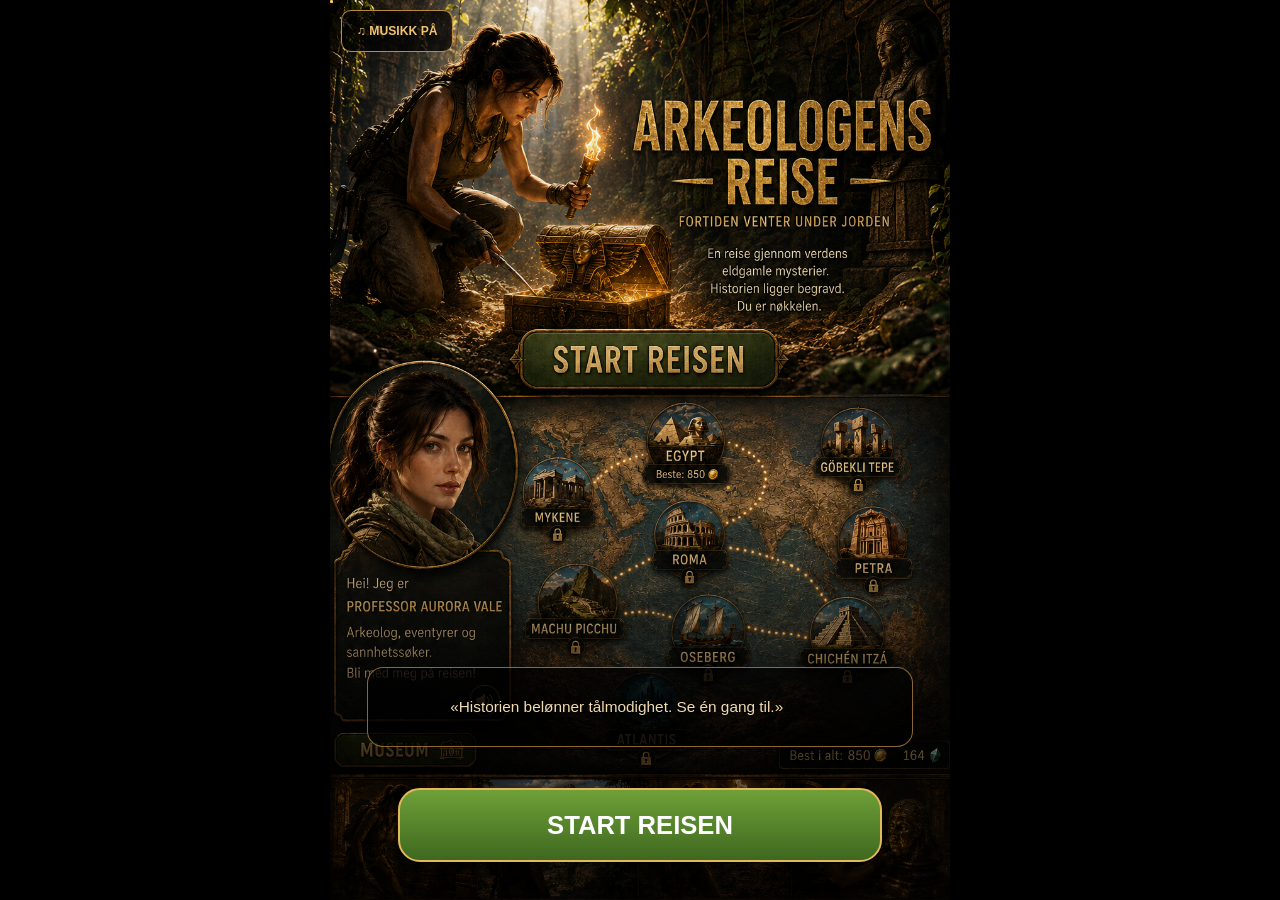
<file: index.html>
<!doctype html>
<html lang="nb">
<head>
<meta charset="utf-8">
<meta http-equiv="Cache-Control" content="no-cache, no-store, must-revalidate">
<meta http-equiv="Pragma" content="no-cache">
<meta http-equiv="Expires" content="0">
<meta name="theme-color" content="#0b0704">
<title>Arkeologens Reise 5.8.2 – Aurora stabilisering + 3D Rig Lab</title>

  <meta name="viewport" content="width=device-width,initial-scale=1,viewport-fit=cover,user-scalable=no">
  <meta name="theme-color" content="#050403">
  <meta name="mobile-web-app-capable" content="yes">
  <meta name="apple-mobile-web-app-capable" content="yes">
  <meta name="apple-mobile-web-app-status-bar-style" content="black-translucent">
  <meta name="apple-mobile-web-app-title" content="Arkeologens Reise">
  <link rel="manifest" href="manifest.webmanifest?v=582">
  <link rel="apple-touch-icon" href="icon-180.png">

<link rel="stylesheet" href="style_582.css?v=582">
</head>
<body>
<main id="app">
  <button type="button" id="journalQuickBtn" class="journal-quick" hidden aria-label="Åpne feltdagboken"><span class="journal-quick-icon">▤</span><span>FELTDAGBOK</span></button>
  <section id="intro" class="screen active">
    <div class="intro-bg"></div><div class="shade intro-shade"></div><div class="dust"></div>
    <button type="button" id="musicIntroBtn" class="music-intro" aria-label="Slå musikk av eller på">♫ MUSIKK PÅ</button>
    <div class="correct-title">
      <h1>ARKEOLOGENS REISE</h1>
      <p>Professor Aurora Vale og det tapte kompasset</p>
    </div>
    <div class="intro-quote">
      <div class="portrait"></div>
      <p>«Historien belønner tålmodighet. Se én gang til.»</p>
    </div>
    <button type="button" id="startBtn">START REISEN</button>
  </section>


  <section id="prologue" class="screen prologue-screen" aria-label="Auroras historie">
    <button type="button" id="prologueSkip" class="prologue-skip">HOPP OVER</button>
    <div class="prologue-counter"><span id="prologueStep">1</span> / 9</div>

    <div class="prologue-stage">
      <video id="prologueVideo" class="prologue-video" muted playsinline preload="auto"></video>
      <div class="prologue-vignette"></div>

      <div id="scanOverlay" class="scan-overlay" aria-hidden="true">
        <div class="scan-grid"></div>
        <div class="scan-line"></div>
        <div class="scan-hieroglyphs">
          <span>𓂀</span><span>𓋹</span><span>𓇳</span><span>𓆣</span><span>𓅓</span>
          <span>𓄿</span><span>𓏏</span><span>𓊪</span><span>𓐍</span><span>𓂋</span>
        </div>
        <div class="scan-status" id="scanStatus">SKANNER LAGENE …</div>
        <div class="scan-coordinates" id="scanCoordinates">
          <small>TEKSTFRAGMENT IDENTIFISERT</small>
          <strong>29.0117° N</strong>
          <strong>31.1342° E</strong>
        </div>
      </div>

      <div class="prologue-copy">
        <div class="prologue-kicker" id="prologueKicker">OSLO</div>
        <h2 id="prologueTitle">En uventet beskjed</h2>
        <p id="prologueText"></p>
      </div>
    </div>

    <div class="prologue-controls">
      <button type="button" id="prologueBack" aria-label="Forrige scene">‹</button>
      <button type="button" id="prologueNext" class="primary">FORTSETT</button>
    </div>
  </section>

  <audio id="musicTrack" data-src="mystisk_musikk.mp3" preload="none" loop></audio>

  <section id="game" class="screen">
    <div id="world">
      <div class="temple-bg"></div><div class="sunbeam"></div><div class="mist"></div>
      <div class="ground"></div>
      <div class="pillar p1"></div><div class="pillar p2"></div><div class="pillar p3"></div>
      <div class="torch t1"><i></i></div><div class="torch t2"><i></i></div>

      <div id="pressurePlate" class="plate"></div>
      <div id="arrows" class="arrows"><i></i><i></i><i></i></div>

      <div id="eyeWall" class="eye-wall">
        <div id="eyeGlow" class="eye-glow"></div>
        <span class="eye-symbol">𓂀</span>
        <div id="wallDust" class="wall-dust"></div>
      </div>

      <div id="door" class="door"><span>𓂀</span></div>
      <div id="wowLight" class="wow-light"></div>
      <div id="aurora" class="aurora">
        <div class="shadow"></div>
        <div class="body human-rig">
          <div class="aurora-character-sprite"></div>
        </div>
      </div>
    </div>

    <button type="button" id="musicGameBtn" class="music-game" aria-label="Slå musikk av eller på">♫</button><button type="button" id="resetGameBtn" class="reset-game" aria-label="Start kapitlet på nytt">↺</button><div class="hud"><div><b>EGYPT</b><small>Kongenes dal</small></div><div><b id="objective">Finn inngangen</b><small id="progress">1 / 4</small></div></div>
    <div id="dialog" class="dialog"><div class="dialog-face"></div><div><b>AURORA</b><p id="dialogText">Vi tar det rolig. Gå mot høyre og se etter noe uvanlig.</p></div></div>

    <div id="nearHint" class="near-hint hidden">UNDERSØK HORUS-ØYET</div>
    <div id="inventoryBadge" class="inventory-badge hidden">✓ DET TAPTE KOMPASSET</div>
    <button type="button" id="enterChamberBtn" class="enter-chamber hidden">GÅ INN I GRAVKAMMERET</button>

    <div class="controls">
      <div><button type="button" id="left">◀</button><button type="button" id="right">▶</button></div>
      <div><button type="button" id="vision">BLIKK</button><button type="button" id="jump">HOPP</button><button type="button" id="interact" class="primary">UNDERSØK</button></div>
    </div>
  </section>

  <section id="chamber" class="screen chamber-screen">
    <div id="chamberCamera" class="chamber-camera">
    <div class="chamber-realism-bg" aria-hidden="true"></div>
    <div class="chamber-ceiling"></div>
    <div id="innerDoor" class="inner-door">
      <div class="inner-door-panel left-panel"></div>
      <div class="inner-door-panel right-panel"></div>
      <div class="inner-darkness"></div>
    </div>
    <div class="chamber-wall">
      <div class="glyph-band glyph-one">𓂀 𓅓 𓆣 𓋹 𓊹 𓇳 𓏏 𓉐 𓃭 𓆑 𓂋 𓄿</div>
      <div class="glyph-band glyph-two">𓃀 𓈖 𓎛 𓍯 𓏤 𓐍 𓊪 𓇋 𓂧 𓏭 𓁹 𓆓</div>
      <div class="mural">𓀀　𓁹　𓃭　𓊹　𓆣</div>
    </div>
    <div class="chamber-floor"></div>
    <div class="chamber-column column-left"></div>
    <div class="chamber-column column-right"></div>
    <div class="anubis anubis-left">𓁢</div>
    <div class="anubis anubis-right">𓁢</div>
    <div class="light-shaft"></div>
    <div class="floating-gold"></div>
    <div class="chamber-ambience" aria-hidden="true">
      <div class="tomb-torch torch-left"><i></i></div>
      <div class="tomb-torch torch-right"><i></i></div>
      <div class="guardian guardian-left"><span>𓁢</span></div>
      <div class="guardian guardian-right"><span>𓁢</span></div>
      <div class="urns urns-left"><i></i><i></i><i></i></div>
      <div class="urns urns-right"><i></i><i></i><i></i></div>
    </div>

    <div id="sarcophagus" class="sarcophagus central-portal" aria-label="Forseglet portal i gravkammeret">
      <div class="portal-crown"><span></span></div>
      <div class="portal-frame">
        <div class="portal-door portal-door-left"></div>
        <div class="portal-door portal-door-right"></div>
        <div class="sarcophagus-face">𓂀</div>
        <div class="portal-seam"></div>
      </div>
      <div class="portal-threshold"></div>
    </div>

    <div id="symbolPuzzle" class="symbol-puzzle discovery-locked" aria-live="polite">
      <h3>DE TRE TEGNENE</h3>
      <p>Innskriften viser veien</p>
      <div>
        <button type="button" data-glyph="sun"><span>☀</span><small>SOL</small></button>
        <button type="button" data-glyph="eye"><span>𓂀</span><small>ØYE</small></button>
        <button type="button" data-glyph="ankh"><span>☥</span><small>ANKH</small></button>
      </div>
    </div>

    <div id="innerChamberReveal" class="inner-chamber-reveal" aria-hidden="true">
      <div class="inner-depth"></div>
      <div class="inner-light inner-light-left"></div>
      <div class="inner-light inner-light-right"></div>
    </div>

    <div id="treasureChest" class="treasure-chest" aria-label="Forseglet dekorert gullkiste">
      <div class="treasure-glow"></div>
      <div class="treasure-lid"><span class="treasure-scarab">𓆣</span></div>
      <div class="treasure-band"></div>
      <div class="treasure-box"><span class="treasure-wing left-wing">︿</span><span class="treasure-wing right-wing">︿</span></div>
      <div class="treasure-lock">☥</div>
    </div>

    <button type="button" id="compassArtifact" class="compass-artifact" aria-label="Ta opp det tapte kompasset"></button>
    <div id="chamberAurora" class="chamber-aurora">
      <div class="chamber-shadow"></div>
      <div class="chamber-body human-rig">
        <div class="aurora-character-sprite"></div>
      </div>
    </div>

    </div>
    <div id="chamberExitFade" class="chamber-exit-fade"></div>
    <div id="cinematicBars" class="cinematic-bars hidden">
      <div class="bar top"></div><div class="bar bottom"></div>
    </div>
    <div id="transitionFade" class="transition-fade hidden"></div>
    <div class="chamber-hud">
      <div><b>DET TAPTE GRAVKAMMERET</b><small>Forseglet i over 3000 år</small></div>
      <div><b id="chamberObjective">Finn spor i veggen</b><small id="chamberProgress">1 / 4</small></div>
    </div>

    <div class="chamber-dialog">
      <div class="dialog-face"></div>
      <div><b>AURORA</b><p id="chamberDialogText">Utrolig... veggene er dekket av hieroglyfer.</p></div>
    </div>

    <div class="chamber-controls">
      <div class="chamber-control-row">
        <button type="button" id="chamberLeft" aria-label="Gå til venstre">◀</button>
        <button type="button" id="chamberRight" aria-label="Gå til høyre">▶</button>
        <button type="button" id="chamberVision" class="chamber-tool" aria-label="Arkeologisk blikk">◉<small>BLIKK</small></button>
        <button type="button" id="chamberJump" class="chamber-tool" aria-label="Hopp">↥<small>HOPP</small></button>
      </div>
      <button type="button" id="chamberInspect">UNDERSØK</button>
    </div>
  </section>

  
  <section id="desert" class="screen desert-screen">
    <div class="desert-sky"></div>
    <div class="desert-sun"></div>
    <div class="distant-cliffs"></div>
    <div class="dunes dunes-a"></div>
    <div class="dunes dunes-b"></div>
    <div class="grave-entrance">
      <div class="grave-shadow"></div>
      <div class="grave-door"></div>
    </div>
    <div class="camp">
      <div class="tent tent-a"></div>
      <div class="tent tent-b"></div>
      <div class="jeep">▰</div>
      <div class="camp-light"></div>
    </div>
    <div class="desert-wind"></div>
    <div id="desertAurora" class="desert-aurora">
      <div class="desert-shadow"></div>
      <div class="desert-body human-rig">
        <div class="aurora-character-sprite"></div>
      </div>
    </div>

    <div class="desert-hud">
      <div><b>KONGENES DAL</b><small>Utenfor den glemte graven</small></div>
      <div><b id="desertObjective">Returner til leiren</b><small>Kapittel 1</small></div>
    </div>

    <div class="desert-dialog">
      <div class="dialog-face"></div>
      <div><b>AURORA</b><p id="desertDialogText">Mykene får vente. Først må funnet dokumenteres ordentlig.</p></div>
    </div>

    <div class="desert-controls">
      <button type="button" id="desertLeft">◀</button>
      <button type="button" id="desertRight">▶</button>
    </div>

    <div id="chapterComplete" class="chapter-complete hidden" aria-label="Kapittel 1 fullført">
      <div class="ending-aurora" aria-hidden="true"></div>
      <div class="ending-card">
        <small>KAPITTEL 1 FULLFØRT</small>
        <h2>Funnet er dokumentert</h2>
        <p>Aurora forlater den glemte graven med kompasset sikret for videre undersøkelser.</p>
        <button type="button" id="endingClose">TILBAKE TIL VERDENSKARTET</button>
      </div>
    </div>
  </section>


  <section id="worldMap" class="screen world-map-screen" aria-label="Verdenskart">
    <header class="world-map-hud">
      <div><b>VERDENSKART</b><small>Geografisk kart · Aurora Vales ekspedisjoner</small></div>
      <div class="world-map-status"><span class="done">✓ EGYPT FULLFØRT</span><span class="unlocked">MYKENE LÅST OPP</span></div>
    </header>

    <div id="geoMapShell" class="geo-map-shell regional" aria-label="Geografisk verdenskart med historiske reisemål">
      <div class="geo-map-plane">
        <img src="world_map_geographic_v572.png" alt="Verdenskart i Robinson-projeksjon">
        <svg class="geo-map-route" viewBox="0 0 1000 500" preserveAspectRatio="none" aria-hidden="true">
          <path d="M 587.97 170.21 Q 570 142 558.90 133.05"></path>
        </svg>

        <button class="map-site done" style="--x:58.7966%;--y:34.0411%" data-site="egypt" aria-label="Kongenes dal, Egypt, fullført"><i></i><span>EGYPT</span></button>
        <button class="map-site unlocked" style="--x:55.8898%;--y:26.6105%" data-site="mycenae" aria-label="Mykene, Hellas, låst opp"><i></i><span>MYKENE</span></button>
        <button class="map-site locked" style="--x:53.1670%;--y:24.0399%" data-site="rome" aria-label="Roma, Italia, låst"><i></i><span>ROMA</span></button>
        <button class="map-site locked" style="--x:60.0964%;--y:26.9239%" data-site="gobekli" aria-label="Göbekli Tepe, Tyrkia, låst"><i></i><span>GÖBEKLI TEPE</span></button>
        <button class="map-site locked" style="--x:59.4415%;--y:31.1950%" data-site="petra" aria-label="Petra, Jordan, låst"><i></i><span>PETRA</span></button>
        <button class="map-site locked" style="--x:30.0076%;--y:58.1747%" data-site="machu" aria-label="Machu Picchu, Peru, låst"><i></i><span>MACHU PICCHU</span></button>
        <button class="map-site locked" style="--x:25.8637%;--y:37.1767%" data-site="chichen" aria-label="Chichén Itzá, Mexico, låst"><i></i><span>CHICHÉN ITZÁ</span></button>
        <button class="map-site locked" style="--x:52.3325%;--y:13.6640%" data-site="oseberg" aria-label="Oseberg, Vestfold, Norge, låst"><i></i><span>OSEBERG</span></button>
      </div>
      <div class="geo-map-tools" role="group" aria-label="Kartutsnitt">
        <button type="button" id="mapRegionBtn" class="active">MIDDELHAVET</button>
        <button type="button" id="mapWorldBtn">HELE VERDEN</button>
      </div>
    </div>

    <div class="world-map-panel">
      <small id="mapPanelKicker">NESTE EKSPEDISJON</small>
      <h2 id="mapPanelTitle">Mykene</h2>
      <p id="mapPanelText">Kompasset fra gravkammeret peker videre mot Hellas. Mykene er nå tilgjengelig som neste reisemål.</p>
      <button type="button" id="mycenaeNext">MYKENE · LÅST OPP</button>
      <div id="mapNotice" class="map-notice" aria-live="polite"></div>
    </div>
  </section>

  <section id="journal" class="screen journal-screen" aria-label="Feltdagbok">
    <div class="journal-book journal-v572">
      <div class="journal-page">
        <header class="journal-header">
          <div><span>FELTDAGBOK</span><small>Kongenes dal · Ekspedisjon 01</small></div>
          <strong id="journalProgressText">1 / 7 SPOR</strong>
        </header>

        <nav class="journal-tabs" aria-label="Feltdagbok faner">
          <button type="button" class="active" data-jtab="notes">NOTATER</button>
          <button type="button" data-jtab="map">KART</button>
          <button type="button" data-jtab="finds">FUNN</button>
        </nav>

        <div class="journal-panels">
          <section class="journal-panel active" data-jpanel="notes">
            <h2>Ekspedisjonslogg</h2>
            <p class="journal-meta">Dagboken fylles ut automatisk når Aurora finner og dokumenterer nye spor.</p>
            <div id="journalNotes" class="journal-notes"></div>
          </section>

          <section class="journal-panel" data-jpanel="map">
            <h2>Kart over funnstedet</h2>
            <p class="journal-meta">Nye områder tegnes inn etter hvert som de blir oppdaget.</p>
            <div class="field-map" aria-label="Skjematisk kart over den glemte graven">
              <svg viewBox="0 0 100 100" preserveAspectRatio="none" aria-hidden="true">
                <path class="field-route-base" d="M8 84 L25 76 L38 63 L53 53 L66 40 L80 28 L91 18"></path>
              </svg>
              <div class="field-node" data-jstep="entrance" style="--x:8%;--y:84%"><i></i><span>INNGANG</span></div>
              <div class="field-node" data-jstep="floor" style="--x:25%;--y:76%"><i></i><span>GULVSTEIN</span></div>
              <div class="field-node" data-jstep="arrows" style="--x:38%;--y:63%"><i></i><span>PILER</span></div>
              <div class="field-node" data-jstep="eye" style="--x:53%;--y:53%"><i></i><span>HORUS-ØYE</span></div>
              <div class="field-node" data-jstep="inscription" style="--x:66%;--y:40%"><i></i><span>INNSKRIFT</span></div>
              <div class="field-node" data-jstep="inner" style="--x:80%;--y:28%"><i></i><span>INNERSTE KAMMER</span></div>
              <div class="field-node" data-jstep="compass" style="--x:91%;--y:18%"><i></i><span>KOMPASS</span></div>
            </div>
            <div id="journalMapLegend" class="journal-map-legend">Kartlegging pågår.</div>
          </section>

          <section class="journal-panel" data-jpanel="finds">
            <h2>Registrerte funn</h2>
            <div id="journalFindLocked" class="journal-find-empty">Ingen artefakter er registrert ennå.</div>
            <article id="journalCompassFind" class="journal-find-card hidden">
              <img src="compass_v521.png" alt="Det tapte kompasset">
              <div>
                <small>OBJEKT 001</small>
                <h3>Det tapte kompasset</h3>
                <p id="journalCompassStatus">Lokalisert i den forseglede kisten. Ikke fjernet ennå.</p>
              </div>
            </article>
          </section>
        </div>

        <button type="button" id="closeJournal" class="journal-close">LUKK FELTDAGBOKEN</button>
      </div>
    </div>
  </section>

</main>
<script src="https://cdn.jsdelivr.net/npm/gsap@3.15.0/dist/gsap.min.js"></script>
<script src="game_582.js?v=582"></script>
</body>
</html>
</file>
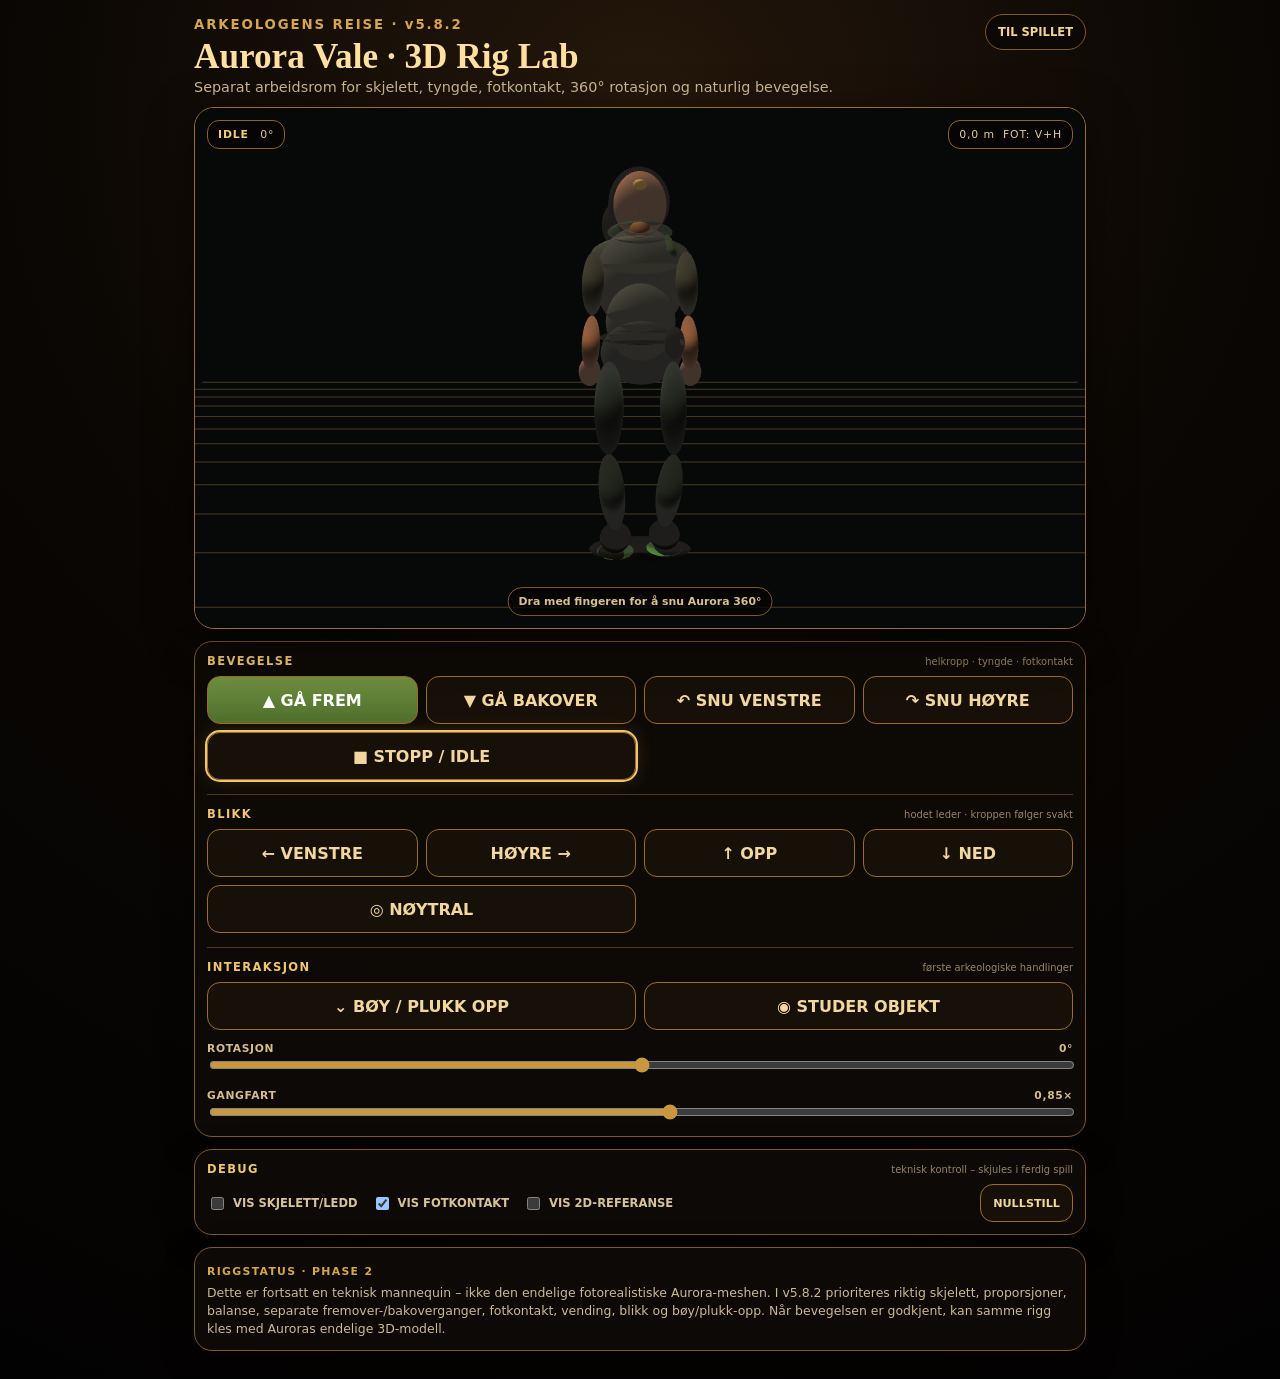
<file: aurora_rig_lab.html>
<!doctype html>
<html lang="nb">
<head>
<meta charset="utf-8">
<meta name="viewport" content="width=device-width,initial-scale=1,viewport-fit=cover,user-scalable=no">
<meta name="theme-color" content="#090603">
<title>Aurora Vale – 3D Rig Lab v5.8.2</title>
<link rel="stylesheet" href="aurora_rig_lab.css?v=582">
</head>
<body>
<main class="lab-shell">
  <header class="lab-header">
    <div>
      <small>ARKEOLOGENS REISE · v5.8.2</small>
      <h1>Aurora Vale · 3D Rig Lab</h1>
      <p>Separat arbeidsrom for skjelett, tyngde, fotkontakt, 360° rotasjon og naturlig bevegelse.</p>
    </div>
    <a href="index.html" class="back-link">TIL SPILLET</a>
  </header>

  <section class="viewport-card">
    <canvas id="rigCanvas" aria-label="Teknisk 3D-rigg av Aurora Vale"></canvas>
    <div class="viewport-hud top-left">
      <b id="motionLabel">IDLE</b>
      <span id="angleLabel">0°</span>
    </div>
    <div class="viewport-hud top-right">
      <span id="distanceLabel">0,0 m</span>
      <span id="contactLabel">FOT: V+H</span>
    </div>
    <div class="hint">Dra med fingeren for å snu Aurora 360°</div>
    <aside id="referenceCard" class="reference-card hidden" aria-label="Godkjent 2D-referanse">
      <img src="aurora_character_v521.png" alt="Godkjent Aurora Vale-referanse">
      <span>GODKJENT 2D-REFERANSE</span>
    </aside>
  </section>

  <section class="control-card">
    <div class="control-group">
      <div class="group-title"><b>BEVEGELSE</b><span>helkropp · tyngde · fotkontakt</span></div>
      <div class="button-grid movement-grid">
        <button id="walkForward" class="primary">▲ GÅ FREM</button>
        <button id="walkBackward">▼ GÅ BAKOVER</button>
        <button id="turnLeft">↶ SNU VENSTRE</button>
        <button id="turnRight">↷ SNU HØYRE</button>
        <button id="stopMotion" class="wide">■ STOPP / IDLE</button>
      </div>
    </div>

    <div class="control-group">
      <div class="group-title"><b>BLIKK</b><span>hodet leder · kroppen følger svakt</span></div>
      <div class="button-grid look-grid">
        <button data-look="left">← VENSTRE</button>
        <button data-look="right">HØYRE →</button>
        <button data-look="up">↑ OPP</button>
        <button data-look="down">↓ NED</button>
        <button data-look="center" class="wide">◎ NØYTRAL</button>
      </div>
    </div>

    <div class="control-group">
      <div class="group-title"><b>INTERAKSJON</b><span>første arkeologiske handlinger</span></div>
      <div class="button-grid action-grid">
        <button id="bendPickup">⌄ BØY / PLUKK OPP</button>
        <button id="studyObject">◉ STUDER OBJEKT</button>
      </div>
    </div>

    <label class="slider-row">
      <span>ROTASJON <b id="yawValue">0°</b></span>
      <input id="yawSlider" type="range" min="-180" max="180" value="0" step="1">
    </label>
    <label class="slider-row">
      <span>GANGFART <b id="speedValue">0,85×</b></span>
      <input id="speedSlider" type="range" min="45" max="120" value="85" step="1">
    </label>
  </section>

  <section class="control-card debug-card">
    <div class="group-title"><b>DEBUG</b><span>teknisk kontroll – skjules i ferdig spill</span></div>
    <div class="toggle-row">
      <label><input id="bonesToggle" type="checkbox"> VIS SKJELETT/LEDD</label>
      <label><input id="contactsToggle" type="checkbox" checked> VIS FOTKONTAKT</label>
      <label><input id="referenceToggle" type="checkbox"> VIS 2D-REFERANSE</label>
      <button id="resetRig" class="small">NULLSTILL</button>
    </div>
  </section>

  <section class="note-card">
    <b>RIGGSTATUS · PHASE 2</b>
    <p>Dette er fortsatt en teknisk mannequin – ikke den endelige fotorealistiske Aurora-meshen. I v5.8.2 prioriteres riktig skjelett, proporsjoner, balanse, separate fremover-/bakoverganger, fotkontakt, vending, blikk og bøy/plukk-opp. Når bevegelsen er godkjent, kan samme rigg kles med Auroras endelige 3D-modell.</p>
  </section>
</main>
<script src="aurora_rig_lab.js?v=582"></script>
</body>
</html>
</file>
<file: style_582.css>
*{box-sizing:border-box;-webkit-tap-highlight-color:transparent}
html,body{margin:0;width:100%;height:100%;overflow:hidden;background:#050403;color:#fff;font-family:-apple-system,BlinkMacSystemFont,"Segoe UI",sans-serif}
button{font:inherit;color:inherit;border:0}.screen{display:none;position:absolute;inset:0;overflow:hidden}.screen.active{display:block}.hidden{display:none!important}
.intro-bg{position:absolute;inset:-2%;background:url("intro.png") center top/cover no-repeat;animation:zoom 14s ease-in-out infinite alternate}
.shade{position:absolute;inset:0;background:radial-gradient(circle at 48% 40%,transparent 0 35%,rgba(0,0,0,.25) 58%,rgba(0,0,0,.88)),linear-gradient(transparent 50%,rgba(0,0,0,.82))}
.dust:before,.dust:after{content:"";position:absolute;width:3px;height:3px;border-radius:50%;background:#ffc95e;box-shadow:12vw 32vh #ffc95e,31vw 54vh #dfaa45,55vw 28vh #ffc95e,73vw 48vh #ffc95e,87vw 65vh #dfaa45;animation:dust 6s linear infinite}.dust:after{animation-delay:-3s}
#startBtn{position:absolute;left:12%;right:12%;bottom:calc(6% + env(safe-area-inset-bottom));height:72px;border:2px solid #d5aa55;border-radius:20px;background:linear-gradient(#5d8135,#36521f);font-size:1.35rem;font-weight:900;animation:pulse 1.7s infinite}

#game{background:#080604}#world{position:absolute;left:0;top:0;width:2400px;height:100%;transform:translateX(0);will-change:transform}
.temple-bg{position:absolute;inset:0;background:url("temple.jpg") center/cover repeat-x;filter:brightness(.72) saturate(.9)}
.temple-bg:after{content:"";position:absolute;inset:0;background:linear-gradient(rgba(0,0,0,.08),rgba(0,0,0,.28) 56%,rgba(0,0,0,.78))}
.sunbeam{position:absolute;left:1250px;top:-5%;width:480px;height:80%;background:conic-gradient(from 178deg at 50% 0,transparent,rgba(255,221,148,.2),transparent 24%);filter:blur(9px)}
.mist{position:absolute;left:0;right:0;bottom:25%;height:14%;background:rgba(220,210,190,.035);filter:blur(18px);animation:mist 16s linear infinite}
.ground{position:absolute;left:0;right:0;bottom:0;height:29%;background:linear-gradient(#44301d,#130d08);border-top:4px solid #705634}
.pillar{position:absolute;bottom:29%;width:110px;height:360px;background:linear-gradient(90deg,#3d2c1d,#70543a 45%,#302218);border:3px solid #77593c}.p1{left:440px}.p2{left:980px}.p3{left:1780px}
.torch{position:absolute;bottom:29%;width:9px;height:78px;background:#583719}.torch i{position:absolute;left:-13px;top:-35px;width:35px;height:45px;border-radius:50%;background:radial-gradient(circle at 50% 65%,#fff7bb 0 10%,#ffb11d 28%,#df5910 62%,transparent 66%);filter:drop-shadow(0 0 20px #ff9a1d);animation:flame .18s infinite alternate}.t1{left:760px}.t2{left:1660px}
.plate{position:absolute;left:720px;bottom:28.5%;width:120px;height:18px;background:#5f452c;border:2px solid #8e6940}.plate.glow{box-shadow:0 0 20px #e4b75a;background:#8b6336}
.arrows{position:absolute;left:870px;bottom:47%;opacity:0}.arrows.show{animation:arrowBurst 1.1s forwards}.arrows i{display:block;width:85px;height:4px;background:#c2b49a;margin:18px;transform:rotate(9deg);box-shadow:-10px 0 0 #6d4a2a}

.eye-wall{position:absolute;left:1320px;bottom:29%;width:210px;height:315px;border:12px solid #60472f;background:linear-gradient(#3a2a1c,#1c140e);display:flex;align-items:center;justify-content:center;overflow:hidden;transition:transform 1.25s ease,filter .4s}
.eye-wall.ready{filter:brightness(1.2);box-shadow:0 0 35px rgba(240,188,83,.5)}
.eye-wall.open{transform:translateY(-335px)}
.eye-symbol{font-size:6.2rem;color:#a47c48;text-shadow:0 0 9px rgba(230,184,93,.35)}
.eye-glow{position:absolute;width:150px;height:150px;border-radius:50%;background:radial-gradient(circle,rgba(255,207,92,.55),transparent 65%);opacity:0;transition:.4s}
.eye-wall.ready .eye-glow{opacity:1;animation:pulse 1.2s infinite}
.wall-dust{position:absolute;inset:0;pointer-events:none;opacity:0}
.wall-dust.active:before,.wall-dust.active:after{content:"";position:absolute;left:20%;top:25%;width:5px;height:5px;border-radius:50%;background:#d1b07b;box-shadow:28px 12px #a9885d,66px 34px #d1b07b,112px 15px #8b6c49,45px 82px #c39d69,130px 105px #a58158,75px 135px #c9a572;animation:fallDust 1.4s ease-out forwards}
.wall-dust.active:after{left:40%;top:12%;animation-delay:.18s}

.door{position:absolute;left:1660px;bottom:29%;width:210px;height:320px;border:12px solid #62482e;border-bottom:0;background:linear-gradient(#2b2016,#100c08);display:flex;align-items:center;justify-content:center;transition:1.4s}.door span{font-size:6rem;color:#82623d}.door.open{transform:translateY(-340px)}
.wow-light{position:absolute;left:1600px;bottom:29%;width:340px;height:350px;background:radial-gradient(circle at 50% 70%,rgba(255,220,143,.65),transparent 64%);opacity:0;transition:1.2s}.wow-light.show{opacity:1}

.aurora{position:absolute;left:180px;bottom:29%;width:108px;height:190px;z-index:20;transform-origin:50% 100%;will-change:left,transform}
.aurora.face-left .body{transform:scaleX(-1)}.body{position:absolute;inset:0;transform-origin:center}
.shadow{position:absolute;left:10px;bottom:-6px;width:86px;height:19px;border-radius:50%;background:rgba(0,0,0,.5)}
.head{position:absolute;left:32px;top:0;width:55px;height:62px;border-radius:48%;overflow:hidden;z-index:6;border:1px solid #75452c;background:#a66b48}
.face{position:absolute;inset:-7px;background:url("aurora_face.jpg") center 34%/150% auto no-repeat;filter:brightness(.83) saturate(.92)}
.hair{position:absolute;left:-6px;right:-5px;top:-8px;height:30px;border-radius:60% 60% 35% 35%;background:#21140d;opacity:.82}
.blink{position:absolute;left:15px;right:9px;top:29px;height:3px;background:#6d4935;opacity:0;animation:blink 5.5s infinite}
.neck{position:absolute;left:48px;top:54px;width:22px;height:19px;background:#a56b48}.torso{position:absolute;left:29px;top:66px;width:52px;height:68px;border-radius:14px 14px 9px 9px;background:linear-gradient(90deg,#454333,#75654b,#353229);z-index:4}.scarf{position:absolute;left:30px;top:62px;width:51px;height:16px;border-radius:50%;background:#796248;z-index:5}.backpack{position:absolute;left:13px;top:74px;width:32px;height:54px;border-radius:9px;background:#29251d;border:2px solid #5b4931}
.arm{position:absolute;top:72px;width:15px;height:68px;border-radius:8px;background:#9f6545;transform-origin:50% 8px;z-index:3}.left-arm{left:20px;transform:rotate(11deg)}.right-arm{left:76px;transform:rotate(-18deg)}
.leg{position:absolute;top:130px;width:18px;height:53px;border-radius:7px;background:#33322c;transform-origin:50% 4px}.left-leg{left:35px}.right-leg{left:60px}.boot{position:absolute;top:176px;width:26px;height:12px;border-radius:7px 13px 4px 4px;background:#171512}.left-boot{left:27px}.right-boot{left:58px}
.hand-note{position:absolute;left:82px;top:98px;font-size:1.3rem;opacity:0}
.aurora.walk{animation:bob .34s infinite alternate}.aurora.walk .left-leg{animation:leg .34s infinite alternate}.aurora.walk .right-leg{animation:leg .34s -.34s infinite alternate}.aurora.walk .left-arm{animation:arm .34s infinite alternate}.aurora.walk .right-arm{animation:arm .34s -.34s infinite alternate}
.aurora.jump{animation:jump .82s cubic-bezier(.22,.65,.35,1)}.aurora.observe .head{animation:look 1s ease-in-out}.aurora.observe .hand-note{opacity:1;animation:note 1.7s ease-in-out}

.hud{position:absolute;z-index:80;top:calc(.6rem + env(safe-area-inset-top));left:.7rem;right:.7rem;display:flex;justify-content:space-between;padding:.75rem 1rem;border-radius:14px;border:1px solid #a47b3c;background:rgba(0,0,0,.68)}.hud b{display:block;color:#ebbd64}.hud small{color:#d7c59f}.hud>div:last-child{text-align:right}
.dialog{position:absolute;z-index:80;top:16%;left:5%;right:5%;display:flex;gap:10px;align-items:center;padding:.7rem;border-radius:14px;border:1px solid rgba(220,173,82,.5);background:rgba(0,0,0,.75)}.dialog-face{width:52px;height:52px;flex:none}.dialog b{font-size:.72rem;color:#dcae54}.dialog p{margin:.15rem 0 0;font-size:.83rem;color:#f0dab0}
.near-hint{position:absolute;z-index:85;left:50%;bottom:24%;transform:translateX(-50%);padding:.55rem .9rem;border-radius:999px;border:1px solid #dbad54;background:rgba(0,0,0,.78);color:#f1c66d;font-size:.8rem;font-weight:900;animation:pulse 1.3s infinite}
.controls{position:absolute;z-index:90;left:0;right:0;bottom:calc(.7rem + env(safe-area-inset-bottom));display:flex;justify-content:space-between;padding:0 1rem}.controls>div{display:flex;gap:8px}.controls button{min-width:58px;height:56px;border-radius:15px;border:1px solid #c19148;background:rgba(15,13,11,.88);font-weight:900}.controls .primary{background:#486d2a}.controls .primary.ready{box-shadow:0 0 18px #e8b95e;filter:brightness(1.18)}
@keyframes zoom{to{transform:scale(1.055) translateY(-1%)}}@keyframes dust{to{transform:translateY(-38px);opacity:.18}}@keyframes pulse{50%{transform:scale(1.035);filter:brightness(1.15)}}@keyframes mist{from{transform:translateX(-5%)}to{transform:translateX(8%)}}@keyframes flame{to{transform:scale(.9,1.12) rotate(2deg)}}@keyframes blink{0%,46%,48%,100%{opacity:0}47%{opacity:1}}@keyframes leg{from{transform:rotate(23deg)}to{transform:rotate(-23deg)}}@keyframes arm{from{transform:rotate(24deg)}to{transform:rotate(-24deg)}}@keyframes bob{to{transform:translateY(-3px)}}@keyframes jump{0%,100%{transform:translateY(0)}47%{transform:translateY(-165px)}}@keyframes look{50%{transform:rotate(-8deg) translateY(2px)}}@keyframes note{0%{transform:scale(.7);opacity:0}25%,75%{transform:scale(1);opacity:1}100%{opacity:0}}@keyframes arrowBurst{0%{opacity:0;transform:translateX(0)}25%{opacity:1}100%{opacity:0;transform:translateX(-190px)}}@keyframes fallDust{0%{opacity:0;transform:translateY(-10px) scale(.7)}25%{opacity:1}100%{opacity:0;transform:translateY(180px) scale(1.2)}}
@media(min-width:800px){#app{position:relative;max-width:620px;height:100%;margin:auto;box-shadow:0 0 70px #000}body{background:#090705}}
/* 4.4: ren intro og lydkontroller */
.intro-shade{
  background:
    linear-gradient(rgba(0,0,0,.03),rgba(0,0,0,.08) 55%,rgba(0,0,0,.82) 100%);
}
.intro-quote{
  position:absolute;
  left:6%;
  right:6%;
  bottom:21%;
  display:flex;
  align-items:center;
  gap:12px;
  padding:11px 13px;
  border:1px solid rgba(191,145,67,.72);
  border-radius:16px;
  background:rgba(0,0,0,.74);
  box-shadow:0 5px 26px rgba(0,0,0,.45);
}
.intro-quote .portrait{width:58px;height:58px;flex:none}
.intro-quote p{margin:0;color:#f0dab0;font-size:.95rem;line-height:1.25}
.music-intro{
  position:absolute;
  z-index:20;
  top:calc(.65rem + env(safe-area-inset-top));
  left:.7rem;
  min-width:112px;
  height:42px;
  padding:0 .8rem;
  border:1px solid #b88b42;
  border-radius:10px;
  background:rgba(0,0,0,.72);
  color:#f0c46d;
  font-size:.76rem;
  font-weight:900;
}
.music-game{
  position:absolute;
  z-index:95;
  top:calc(5.8rem + env(safe-area-inset-top));
  right:.75rem;
  width:45px;
  height:45px;
  border:1px solid #b88b42;
  border-radius:50%;
  background:rgba(0,0,0,.75);
  color:#f0c46d;
  font-size:1.15rem;
  font-weight:900;
}
.music-intro.off,.music-game.off{opacity:.58;color:#b9a789}
#startBtn{
  z-index:20;
  bottom:calc(5% + env(safe-area-inset-bottom));
}

/* 4.6: korrekt tittel */
.correct-title{
  position:absolute;z-index:18;top:7%;left:7%;right:7%;
  padding:12px 8px;text-align:center;
  background:linear-gradient(90deg,transparent,rgba(0,0,0,.82) 18%,rgba(0,0,0,.82) 82%,transparent);
  text-shadow:0 4px 18px #000;
}
.correct-title h1{margin:0;color:#d9a84d;font:900 clamp(2rem,8.2vw,4.2rem) Georgia,serif}
.correct-title p{margin:.3rem 0 0;color:#f0d7aa}
.enter-chamber{
  position:absolute;z-index:110;left:50%;bottom:23%;
  transform:translateX(-50%);
  min-width:250px;height:52px;padding:0 1rem;
  border:2px solid #e0b058;border-radius:14px;
  background:linear-gradient(#6c873d,#3d5925);
  color:#fff;font-weight:900;box-shadow:0 0 26px rgba(235,183,78,.45);
  animation:pulse 1.3s infinite;
}

/* Gravkammer */
.chamber-screen{background:#090604}
.chamber-ceiling{
  position:absolute;left:0;right:0;top:0;height:20%;
  background:linear-gradient(#171009,#291b0f);
  border-bottom:5px solid #5f4327;
}
.chamber-wall{
  position:absolute;left:0;right:0;top:15%;bottom:24%;
  background:
    linear-gradient(rgba(52,34,18,.18),rgba(8,5,3,.46)),
    repeating-linear-gradient(0deg,#49321e 0 46px,#362416 46px 50px);
  box-shadow:inset 0 0 90px #000;
}
.glyph-band{
  position:absolute;left:8%;right:8%;top:11%;
  color:#b88a49;font-size:clamp(1.5rem,4vw,2.6rem);
  letter-spacing:.25rem;text-align:center;opacity:.68;
  text-shadow:0 0 10px rgba(241,188,77,.22);
}
.glyph-two{top:35%;color:#8f6a3d;transform:scale(.92)}
.mural{
  position:absolute;left:12%;right:12%;bottom:10%;
  color:#a4783f;font-size:clamp(2rem,6vw,4.4rem);
  text-align:center;opacity:.58;
}
.chamber-floor{
  position:absolute;left:0;right:0;bottom:0;height:27%;
  background:
    radial-gradient(circle at 50% 0,rgba(242,190,82,.24),transparent 52%),
    repeating-linear-gradient(90deg,#66451f 0 64px,#4a3015 64px 70px);
  border-top:4px solid #92703e;
}
.chamber-column{
  position:absolute;top:7%;bottom:21%;width:14%;
  max-width:105px;
  background:linear-gradient(90deg,#26180d,#6d4c2d 48%,#24170c);
  border-left:5px solid #8f6840;border-right:5px solid #3e2817;
  box-shadow:0 0 24px #000;z-index:5;
}
.column-left{left:2%}.column-right{right:2%}
.anubis{
  position:absolute;bottom:25%;z-index:7;
  color:#16110d;font-size:clamp(5rem,16vw,10rem);
  text-shadow:0 0 5px #b88842,0 10px 20px #000;
}
.anubis-left{left:14%}.anubis-right{right:14%;transform:scaleX(-1)}
.light-shaft{
  position:absolute;left:25%;right:25%;top:-8%;height:82%;
  background:conic-gradient(from 176deg at 50% 0,transparent 0 17%,rgba(255,220,139,.38) 19%,transparent 24%);
  filter:blur(10px);animation:rays 4s ease-in-out infinite alternate;
}
.floating-gold:before,.floating-gold:after{
  content:"";position:absolute;width:4px;height:4px;border-radius:50%;background:#ffd66b;
  box-shadow:12vw 45vh #e8b545,25vw 35vh #ffd66b,42vw 50vh #e8b545,60vw 30vh #ffd66b,78vw 48vh #e8b545;
  animation:goldDust 5s linear infinite;
}
.floating-gold:after{animation-delay:-2.4s;left:5%;top:10%}
.sarcophagus{
  position:absolute;left:50%;bottom:25%;width:155px;height:245px;
  transform:translateX(-50%);
  border-radius:70px 70px 22px 22px;
  border:8px solid #c99932;
  background:linear-gradient(90deg,#6b4517,#c9962d 48%,#664015);
  box-shadow:0 0 32px rgba(235,183,71,.3),inset 0 0 25px #3d260d;
  z-index:9;transition:1s;
}
.sarcophagus.open{transform:translateX(-50%) rotate(-8deg) translateY(-15px);opacity:.45}
.sarcophagus-face{margin-top:36px;text-align:center;color:#3f280e;font-size:5rem}
.symbol-puzzle{
  position:absolute;left:50%;top:25%;transform:translateX(-50%);
  width:min(330px,76%);padding:12px;border:2px solid #9d7338;border-radius:14px;
  background:rgba(17,10,5,.88);z-index:30;text-align:center;
}
.symbol-puzzle h3{margin:0;color:#e5b65b;font:800 1rem Georgia,serif}
.symbol-puzzle p{margin:.25rem 0 .6rem;color:#d8c29a;font-size:.78rem}
.symbol-puzzle button{
  width:58px;height:50px;margin:3px;border:1px solid #c69848;border-radius:12px;
  background:#25170c;font-size:1.65rem;
}
.symbol-puzzle button.selected{background:#765625;box-shadow:0 0 15px #e6b657}
.symbol-puzzle.solved{opacity:.35;pointer-events:none}
.treasure-chest{
  position:absolute;left:50%;bottom:25%;width:145px;height:96px;
  transform:translateX(-50%) translateY(80px) scale(.7);
  opacity:0;z-index:22;transition:1s;
}
.treasure-chest.revealed{opacity:1;transform:translateX(-50%) translateY(0) scale(1)}
.treasure-glow{
  position:absolute;left:-60px;top:-55px;width:265px;height:190px;border-radius:50%;
  background:radial-gradient(circle,rgba(255,213,93,.7),transparent 65%);
  animation:pulse 1.2s infinite;
}
.treasure-lid{
  position:absolute;left:0;right:0;top:0;height:45px;border-radius:24px 24px 6px 6px;
  border:4px solid #efc35a;background:linear-gradient(#d7a532,#7b5112);
  display:flex;align-items:center;justify-content:center;transform-origin:0 100%;transition:.8s;
}
.treasure-lid span{font-size:2rem;color:#42280c}
.treasure-box{
  position:absolute;left:5px;right:5px;bottom:0;height:55px;
  border:4px solid #e8ba4d;background:linear-gradient(90deg,#68420f,#d19d27,#65400f);
}
.treasure-chest.open .treasure-lid{transform:rotate(-38deg) translate(-4px,-7px)}
.compass-artifact{
  position:absolute;left:50%;bottom:42%;transform:translateX(-50%);
  font-size:4.2rem;opacity:0;z-index:40;filter:drop-shadow(0 0 25px #ffd35b);
}
.compass-artifact.show{animation:artifactRise 1.6s forwards}
.chamber-aurora{
  position:absolute;left:7%;bottom:24%;width:94px;height:160px;z-index:28;
  transition:left .05s linear;transform-origin:50% 100%;
}
.chamber-aurora.walk{animation:bob .34s infinite alternate}
.chamber-aurora.face-left .chamber-body{transform:scaleX(-1)}
.chamber-shadow{position:absolute;left:8px;bottom:-4px;width:76px;height:16px;border-radius:50%;background:rgba(0,0,0,.52)}
.chamber-body{position:absolute;inset:0;transform-origin:center}
.chamber-head{position:absolute;left:29px;top:0;width:48px;height:55px;border-radius:48%;overflow:hidden;border:1px solid #70442c;z-index:6}
.chamber-face{position:absolute;inset:-5px;background:url("aurora_face.jpg") center 34%/148% auto no-repeat;filter:brightness(.82)}
.chamber-hair{position:absolute;left:-6px;right:-5px;top:-7px;height:27px;border-radius:60%;background:#21140d;opacity:.82}
.chamber-torso{position:absolute;left:27px;top:54px;width:48px;height:59px;border-radius:13px;background:linear-gradient(90deg,#454333,#75654b,#353229)}
.chamber-arm{position:absolute;top:61px;width:13px;height:55px;border-radius:8px;background:#9f6545;transform-origin:50% 7px}
.arm-a{left:20px}.arm-b{left:73px}
.chamber-leg{position:absolute;top:109px;width:16px;height:47px;border-radius:7px;background:#33322c;transform-origin:50% 4px}
.leg-a{left:33px}.leg-b{left:56px}
.chamber-aurora.walk .leg-a{animation:leg .34s infinite alternate}
.chamber-aurora.walk .leg-b{animation:leg .34s -.34s infinite alternate}
.chamber-hud{
  position:absolute;z-index:90;top:calc(.6rem + env(safe-area-inset-top));left:.7rem;right:.7rem;
  display:flex;justify-content:space-between;padding:.75rem 1rem;border:1px solid #b38845;border-radius:14px;background:rgba(0,0,0,.74);
}
.chamber-hud b{display:block;color:#edbf63}.chamber-hud small{color:#dac59d}.chamber-hud>div:last-child{text-align:right}
.chamber-dialog{
  position:absolute;z-index:90;top:16%;left:5%;right:5%;display:flex;gap:10px;align-items:center;
  padding:.7rem;border:1px solid #b38845;border-radius:14px;background:rgba(0,0,0,.77);
}
.chamber-dialog .dialog-face{width:52px;height:52px;flex:none}
.chamber-dialog b{font-size:.72rem;color:#dcae54}.chamber-dialog p{margin:.15rem 0 0;color:#f0dab0;font-size:.83rem}
.chamber-controls{
  position:absolute;z-index:100;left:0;right:0;bottom:calc(.7rem + env(safe-area-inset-bottom));
  display:flex;justify-content:center;gap:10px;
}
.chamber-controls button{
  min-width:70px;height:56px;border:1px solid #c39246;border-radius:15px;background:rgba(14,10,7,.9);font-weight:900;
}
#chamberInspect{background:#4a6e2b}
.journal-screen{background:#21160d}
.journal-book{
  position:absolute;inset:3%;padding:12px;border-radius:20px;background:linear-gradient(90deg,#5f4325,#9b7545 3%,#ead7aa 5%,#e6d0a1 95%,#8d6639 97%,#4a321c);
  box-shadow:0 0 45px #000;
}
.journal-page{
  height:100%;padding:18px 20px;border:1px solid #a98759;background:
  repeating-linear-gradient(0deg,rgba(115,88,50,.08) 0 1px,transparent 1px 27px),
  #ead8ad;color:#3d2b1a;overflow:auto;
}
.journal-page header{display:flex;justify-content:space-between;border-bottom:2px solid #8a6942;padding-bottom:8px}
.journal-page header span{font:900 1.3rem Georgia,serif}.journal-page header small{font-size:.72rem}
.journal-sketch{position:relative;height:180px;margin:14px 0;border:1px solid #9e7b50;background:rgba(255,255,255,.18);overflow:hidden}
.sketch-compass{position:absolute;left:50%;top:50%;transform:translate(-50%,-50%);font-size:6rem;filter:grayscale(1) sepia(.5);animation:sketchIn 2s ease forwards}
.sketch-lines:before,.sketch-lines:after{content:"";position:absolute;inset:18px;border:2px solid rgba(72,49,28,.35);border-radius:50%;transform:rotate(-8deg)}
.sketch-lines:after{inset:34px;transform:rotate(12deg)}
.journal-page h2{font:900 1.4rem Georgia,serif;margin:.4rem 0}.journal-meta{font-size:.82rem}
.journal-page blockquote{margin:14px 0;padding:12px;border-left:4px solid #89663d;background:rgba(255,255,255,.18);font:italic .95rem Georgia,serif;line-height:1.45}
.journal-page button{width:100%;height:50px;border-radius:12px;background:#4b672d;color:#fff;font-weight:900}
@keyframes rays{to{opacity:.7;transform:scaleX(1.08)}}
@keyframes goldDust{from{transform:translateY(120px);opacity:0}30%{opacity:1}to{transform:translateY(-80px);opacity:0}}
@keyframes artifactRise{0%{opacity:0;transform:translate(-50%,40px) scale(.4)}60%{opacity:1;transform:translate(-50%,-55px) scale(1.25)}100%{opacity:1;transform:translate(-50%,-30px) scale(1)}}
@keyframes sketchIn{from{opacity:0;filter:grayscale(1) sepia(.5) blur(5px);transform:translate(-50%,-50%) scale(.55)}to{opacity:1;filter:grayscale(1) sepia(.5);transform:translate(-50%,-50%) scale(1)}}

/* 4.7: filmatisk overgang og mykere bevegelse */
.chamber-camera{
  position:absolute;
  inset:0;
  transform-origin:50% 55%;
  transition:transform 1.8s cubic-bezier(.22,.65,.22,1),filter 1.2s ease;
}
.chamber-camera.entering{
  transform:scale(1.16) translateY(2%);
  filter:brightness(.78);
}
.chamber-camera.settled{
  transform:scale(1);
  filter:brightness(1);
}
.inner-door{
  position:absolute;
  z-index:40;
  left:50%;
  bottom:23%;
  width:170px;
  height:285px;
  transform:translateX(-50%);
  overflow:hidden;
  border:10px solid #63462b;
  box-shadow:0 0 35px #000;
}
.inner-door-panel{
  position:absolute;
  top:0;
  width:50%;
  height:100%;
  background:linear-gradient(#4b3420,#20150c);
  transition:transform 1.5s cubic-bezier(.45,.02,.2,1);
}
.left-panel{left:0;border-right:2px solid #8a6540}
.right-panel{right:0;border-left:2px solid #8a6540}
.inner-door.open .left-panel{transform:translateX(-102%)}
.inner-door.open .right-panel{transform:translateX(102%)}
.inner-darkness{
  position:absolute;inset:0;background:radial-gradient(circle at 50% 70%,#17100a,#000 72%);z-index:-1;
}
.cinematic-bars{
  position:absolute;inset:0;z-index:180;pointer-events:none;
}
.cinematic-bars .bar{
  position:absolute;left:0;right:0;height:10%;background:#000;
  transition:transform .65s ease;
}
.cinematic-bars .top{top:0;transform:translateY(-100%)}
.cinematic-bars .bottom{bottom:0;transform:translateY(100%)}
.cinematic-bars.active .top{transform:translateY(0)}
.cinematic-bars.active .bottom{transform:translateY(0)}
.transition-fade{
  position:absolute;inset:0;z-index:190;background:#000;opacity:0;pointer-events:none;
}
.transition-fade.active{animation:fadePassage 1.9s ease forwards}
@keyframes fadePassage{
  0%{opacity:0}
  45%{opacity:1}
  65%{opacity:1}
  100%{opacity:0}
}
.chamber-aurora{
  transition:left .08s ease-out,transform .2s ease-out;
}
.chamber-aurora.walk{
  animation:bob .28s infinite alternate;
}
.chamber-aurora.walk .chamber-body{
  animation:bodySway .42s ease-in-out infinite alternate;
}
.chamber-aurora.start-step{transform:translateY(-2px) scale(.99)}
.chamber-aurora.stop-step{animation:settleStep .22s ease-out}
@keyframes bodySway{from{transform:rotate(-1.5deg)}to{transform:rotate(1.5deg)}}
@keyframes settleStep{0%{transform:translateY(-2px)}100%{transform:translateY(0)}}

/* 4.8: funnet registreres, utgang og ørkenscene */
.inventory-badge{
  position:absolute;z-index:130;top:26%;left:50%;transform:translateX(-50%);
  padding:.7rem 1rem;border:1px solid #d7ad55;border-radius:999px;
  background:rgba(0,0,0,.82);color:#f2c86b;font-size:.8rem;font-weight:900;
  box-shadow:0 0 25px rgba(235,184,78,.38);animation:badgeIn 2.4s ease forwards;
}
@keyframes badgeIn{0%{opacity:0;transform:translate(-50%,-12px)}20%,75%{opacity:1;transform:translate(-50%,0)}100%{opacity:0;transform:translate(-50%,-12px)}}

.compass-artifact.collected{animation:collectCompass 1s ease forwards}
@keyframes collectCompass{
  0%{opacity:1;transform:translate(-50%,-30px) scale(1)}
  55%{opacity:1;transform:translate(-50%,-70px) scale(.72)}
  100%{opacity:0;transform:translate(-50%,-105px) scale(.2)}
}
.treasure-chest.finished .treasure-glow{opacity:0;transition:1s}
.treasure-chest.finished .treasure-lid{transform:rotate(0) translate(0,0);transition:1s}
.chamber-exit-fade{
  position:absolute;inset:0;z-index:210;background:#f7d99a;opacity:0;pointer-events:none;
}
.chamber-exit-fade.active{animation:exitFlash 2.2s ease forwards}
@keyframes exitFlash{0%{opacity:0}42%{opacity:1}66%{opacity:1}100%{opacity:0}}

.desert-screen{background:#9f6d35;overflow:hidden}
.desert-sky{
  position:absolute;inset:0;
  background:linear-gradient(#6f8da1 0,#d6aa70 47%,#c98a45 72%,#6b4327 100%);
}
.desert-sun{
  position:absolute;right:13%;top:13%;width:92px;height:92px;border-radius:50%;
  background:radial-gradient(circle,#fff0ad 0 28%,#f5ba58 50%,rgba(245,186,88,.12) 72%,transparent 73%);
  filter:drop-shadow(0 0 30px #f3b455);
}
.distant-cliffs{
  position:absolute;left:-5%;right:-5%;bottom:32%;height:36%;
  background:
    polygon(0 100%,0 45%,12% 28%,22% 52%,36% 18%,49% 48%,61% 25%,75% 55%,87% 20%,100% 47%,100% 100%);
  clip-path:polygon(0 100%,0 45%,12% 28%,22% 52%,36% 18%,49% 48%,61% 25%,75% 55%,87% 20%,100% 47%,100% 100%);
  background:#6e4a30;opacity:.72;
}
.dunes{position:absolute;left:-10%;right:-10%;border-radius:50% 50% 0 0}
.dunes-a{bottom:12%;height:32%;background:#c58a43;transform:rotate(-2deg)}
.dunes-b{bottom:-4%;height:30%;background:#9d642f;transform:rotate(3deg)}
.grave-entrance{
  position:absolute;left:9%;bottom:24%;width:190px;height:230px;
  border:10px solid #6e4b2c;border-bottom:0;background:#17100a;
  box-shadow:0 10px 24px rgba(0,0,0,.55);
}
.grave-shadow{position:absolute;inset:0;background:radial-gradient(circle at 50% 85%,#25170d,#000 72%)}
.grave-door{
  position:absolute;left:18px;right:18px;top:18px;bottom:0;
  background:linear-gradient(#46301d,#21160d);transform:translateY(-105%);animation:doorReturn 2.4s 1.2s ease forwards;
}
@keyframes doorReturn{to{transform:translateY(0)}}
.camp{position:absolute;right:8%;bottom:23%;width:250px;height:130px}
.tent{position:absolute;bottom:0;width:105px;height:70px;background:#8f6a3d;clip-path:polygon(50% 0,100% 100%,0 100%);filter:drop-shadow(0 8px 8px rgba(0,0,0,.4))}
.tent-a{left:0}.tent-b{left:82px;transform:scale(.82)}
.jeep{position:absolute;right:0;bottom:0;color:#31261c;font-size:3rem;transform:scaleX(1.4)}
.camp-light{position:absolute;left:90px;bottom:18px;width:24px;height:24px;border-radius:50%;background:#ffcd65;box-shadow:0 0 22px #ffb642}
.desert-wind:before,.desert-wind:after{
  content:"";position:absolute;left:-25%;top:58%;width:140%;height:4px;
  background:linear-gradient(90deg,transparent,rgba(255,228,174,.38),transparent);
  filter:blur(2px);animation:windLine 4.5s linear infinite;
}
.desert-wind:after{top:68%;animation-delay:-2.2s}
@keyframes windLine{from{transform:translateX(-15%)}to{transform:translateX(22%)}}

.desert-aurora{
  position:absolute;left:20%;bottom:23%;width:102px;height:180px;z-index:30;
  transition:left .08s ease-out;transform-origin:50% 100%;
}
.desert-aurora.face-left .desert-body{transform:scaleX(-1)}
.desert-aurora.walk{animation:bob .3s infinite alternate}
.desert-shadow{position:absolute;left:8px;bottom:-5px;width:84px;height:17px;border-radius:50%;background:rgba(0,0,0,.42)}
.desert-body{position:absolute;inset:0;transform-origin:center}
.desert-head{position:absolute;left:31px;top:0;width:52px;height:59px;border-radius:48%;overflow:hidden;border:1px solid #70442c;z-index:6}
.desert-face{position:absolute;inset:-6px;background:url("aurora_face.jpg") center 34%/148% auto no-repeat;filter:brightness(.9)}
.desert-hair{position:absolute;left:-6px;right:-5px;top:-7px;height:28px;border-radius:60%;background:#21140d;opacity:.82}
.desert-torso{position:absolute;left:28px;top:58px;width:51px;height:66px;border-radius:13px;background:linear-gradient(90deg,#4b4937,#75664b,#373329)}
.desert-pack{position:absolute;left:12px;top:70px;width:29px;height:50px;border-radius:9px;background:#29251d;border:2px solid #5b4931}
.desert-arm{position:absolute;top:67px;width:14px;height:61px;border-radius:8px;background:#9f6545;transform-origin:50% 7px}
.arm-l{left:20px}.arm-r{left:76px}
.desert-leg{position:absolute;top:121px;width:17px;height:53px;border-radius:7px;background:#33322c;transform-origin:50% 4px}
.leg-l{left:34px}.leg-r{left:59px}
.desert-aurora.walk .leg-l{animation:leg .34s infinite alternate}
.desert-aurora.walk .leg-r{animation:leg .34s -.34s infinite alternate}
.desert-aurora.walk .arm-l{animation:arm .34s infinite alternate}
.desert-aurora.walk .arm-r{animation:arm .34s -.34s infinite alternate}

.desert-hud{
  position:absolute;z-index:90;top:calc(.6rem + env(safe-area-inset-top));left:.7rem;right:.7rem;
  display:flex;justify-content:space-between;padding:.75rem 1rem;border:1px solid #a77b3d;border-radius:14px;background:rgba(0,0,0,.66);
}
.desert-hud b{display:block;color:#efc16b}.desert-hud small{color:#e1cda8}.desert-hud>div:last-child{text-align:right}
.desert-dialog{
  position:absolute;z-index:90;top:16%;left:5%;right:5%;display:flex;gap:10px;align-items:center;
  padding:.7rem;border:1px solid #a77b3d;border-radius:14px;background:rgba(0,0,0,.72);
}
.desert-dialog .dialog-face{width:52px;height:52px;flex:none}
.desert-dialog b{font-size:.72rem;color:#dcae54}.desert-dialog p{margin:.15rem 0 0;color:#f0dab0;font-size:.83rem}
.desert-controls{
  position:absolute;z-index:100;left:0;right:0;bottom:calc(.7rem + env(safe-area-inset-bottom));
  display:flex;justify-content:center;gap:10px;
}
.desert-controls button{
  min-width:70px;height:56px;border:1px solid #c39246;border-radius:15px;background:rgba(14,10,7,.88);font-weight:900;
}
#desertInspect{background:#4a6e2b}
.chapter-complete{
  position:absolute;z-index:140;left:8%;right:8%;top:36%;padding:20px;text-align:center;
  border:2px solid #d6aa51;border-radius:18px;background:rgba(0,0,0,.82);
  box-shadow:0 0 35px rgba(237,184,70,.38);animation:chapterIn 1s ease;
}
.chapter-complete h2{margin:0;color:#efc367;font:900 1.6rem Georgia,serif}
.chapter-complete p{color:#fff0c5}.chapter-complete small{color:#d6c09a}
@keyframes chapterIn{from{opacity:0;transform:translateY(20px) scale(.95)}to{opacity:1;transform:none}}

.build-marker{
 position:absolute;z-index:200;right:.4rem;bottom:calc(4.3rem + env(safe-area-inset-bottom));
 padding:.15rem .35rem;border-radius:6px;background:rgba(0,0,0,.45);
 color:rgba(255,255,255,.5);font-size:.62rem;pointer-events:none;
}

.reset-game{
 position:absolute;z-index:95;
 top:calc(5.8rem + env(safe-area-inset-top));
 right:3.9rem;width:45px;height:45px;
 border:1px solid #b88b42;border-radius:50%;
 background:rgba(0,0,0,.75);color:#f0c46d;
 font-size:1.15rem;font-weight:900;
}

/* =========================================================
   v5.1 – AURORA VALE: NY MENNESKELIG KROPP OG ANIMASJON
   ========================================================= */
.aurora{width:116px;height:224px}
.chamber-aurora{width:104px;height:198px}
.desert-aurora{width:112px;height:216px}

.human-rig{position:absolute;inset:0;transform-origin:50% 100%}
.aurora.face-left .human-rig,
.chamber-aurora.face-left .human-rig,
.desert-aurora.face-left .human-rig{transform:scaleX(-1)}

.human-rig .head,
.human-rig .chamber-head,
.human-rig .desert-head{
  position:absolute;left:36px;top:0;width:49px;height:58px;
  border-radius:48% 48% 44% 44%;overflow:hidden;z-index:20;
  border:1px solid #69452f;background:#9d6849;
  box-shadow:0 3px 8px rgba(0,0,0,.35);
}
.chamber-aurora .human-rig .chamber-head{left:32px;width:45px;height:53px}
.desert-aurora .human-rig .desert-head{left:34px;width:47px;height:56px}

.human-rig .face,.human-rig .chamber-face,.human-rig .desert-face{
  position:absolute;inset:-6px;
  background:url("aurora_face.jpg") center 34%/148% auto no-repeat;
  filter:brightness(.88) saturate(.95);
}
.human-rig .hair,.human-rig .chamber-hair,.human-rig .desert-hair{
  position:absolute;left:-5px;right:-4px;top:-7px;height:28px;
  border-radius:62% 58% 34% 36%;background:#20130c;opacity:.82;
}
.human-rig .blink{
  position:absolute;left:13px;right:9px;top:28px;height:3px;
  background:#6d4935;opacity:0;animation:blink 5.5s infinite;
}

.human-rig .neck{
  position:absolute;left:51px;top:51px;width:18px;height:17px;
  border-radius:5px;background:#9f6848;z-index:10;
}
.chamber-aurora .human-rig .neck{left:44px;top:48px;width:17px;height:15px}
.desert-aurora .human-rig .neck{left:48px;top:50px}

.human-rig .shoulders{
  position:absolute;left:22px;top:62px;width:77px;height:25px;
  border-radius:48% 48% 28% 28%;background:#566047;z-index:7;
}
.chamber-aurora .human-rig .shoulders{left:18px;top:58px;width:70px;height:23px}
.desert-aurora .human-rig .shoulders{left:20px;top:60px;width:74px;height:24px}

.human-rig .field-jacket{
  position:absolute;left:30px;top:70px;width:60px;height:72px;
  clip-path:polygon(8% 0,92% 0,100% 82%,72% 100%,28% 100%,0 82%);
  background:
    linear-gradient(90deg,rgba(0,0,0,.18),transparent 35%,rgba(255,255,255,.08) 53%,rgba(0,0,0,.22)),
    #5e684c;
  border-radius:10px 10px 15px 15px;z-index:8;
  box-shadow:inset 0 -9px 13px rgba(0,0,0,.18);
}
.chamber-aurora .human-rig .field-jacket{left:25px;top:65px;width:55px;height:65px}
.desert-aurora .human-rig .field-jacket{left:28px;top:68px;width:58px;height:69px}

.human-rig .waist-belt{
  position:absolute;left:31px;top:128px;width:58px;height:10px;
  border-radius:5px;background:#493621;z-index:14;
}
.human-rig .waist-belt:before,.human-rig .waist-belt:after{
  content:"";position:absolute;top:7px;width:12px;height:20px;
  border-radius:3px;background:#3b2d1d;
}
.human-rig .waist-belt:before{left:2px}.human-rig .waist-belt:after{right:2px}
.human-rig .waist-belt i{
  position:absolute;left:25px;top:1px;width:9px;height:7px;
  border:1px solid #b58b4b;border-radius:2px;
}

.human-rig .hips{
  position:absolute;left:35px;top:138px;width:50px;height:25px;
  border-radius:42% 42% 34% 34%;background:#766d55;z-index:6;
}
.chamber-aurora .human-rig .hips{left:30px;top:130px;width:46px;height:23px}
.desert-aurora .human-rig .hips{left:33px;top:135px;width:48px;height:24px}

.human-rig .backpack{
  position:absolute;left:13px;top:73px;width:31px;height:66px;
  border-radius:10px 8px 11px 11px;background:#2f2d24;
  border:2px solid #594931;z-index:5;
}
.chamber-aurora .human-rig .backpack{left:10px;top:68px;width:28px;height:60px}
.desert-aurora .human-rig .backpack{left:11px;top:71px;width:30px;height:63px}

.human-rig .upper-arm{
  position:absolute;top:72px;width:17px;height:52px;border-radius:9px;
  background:linear-gradient(#6b7256 0 42%,#a06a4b 43% 100%);
  transform-origin:50% 8px;z-index:9;
}
.human-rig .arm-left{left:20px;transform:rotate(8deg)}
.human-rig .arm-right{left:83px;transform:rotate(-9deg)}
.chamber-aurora .human-rig .arm-left{left:16px}.chamber-aurora .human-rig .arm-right{left:75px}
.desert-aurora .human-rig .arm-left{left:18px}.desert-aurora .human-rig .arm-right{left:80px}

.human-rig .forearm{
  position:absolute;left:1px;top:43px;width:15px;height:46px;
  border-radius:8px;background:#a06a4b;transform-origin:50% 4px;
}
.human-rig .hand{
  position:absolute;left:2px;top:83px;width:13px;height:17px;
  border-radius:50% 50% 45% 45%;background:#a66d4d;
}

.human-rig .thigh{
  position:absolute;top:151px;width:20px;height:43px;
  border-radius:9px 9px 7px 7px;background:#6d6651;
  transform-origin:50% 5px;z-index:4;
}
.human-rig .thigh-left{left:38px}.human-rig .thigh-right{left:63px}
.chamber-aurora .human-rig .thigh{top:142px;height:39px;width:18px}
.chamber-aurora .human-rig .thigh-left{left:33px}.chamber-aurora .human-rig .thigh-right{left:55px}
.desert-aurora .human-rig .thigh{top:148px;height:42px}
.desert-aurora .human-rig .thigh-left{left:36px}.desert-aurora .human-rig .thigh-right{left:60px}

.human-rig .shin{
  position:absolute;left:1px;top:36px;width:18px;height:42px;
  border-radius:7px;background:#3c3b35;transform-origin:50% 4px;
}
.human-rig .boot{
  position:absolute;left:-3px;top:72px;width:27px;height:15px;
  border-radius:7px 14px 4px 5px;background:#171512;
  box-shadow:inset 0 -3px 0 #29241e;
}

.human-rig .scarf-tail{
  position:absolute;left:72px;top:61px;width:36px;height:12px;
  border-radius:10px;background:#78644b;transform:rotate(11deg);
  transform-origin:0 50%;z-index:6;animation:scarfWave 2.5s ease-in-out infinite alternate;
}
.human-rig .hand-note{position:absolute;left:93px;top:108px;font-size:1.15rem;opacity:0;z-index:30}

.aurora:not(.walk):not(.jump) .human-rig,
.chamber-aurora:not(.walk) .human-rig,
.desert-aurora:not(.walk) .human-rig{
  animation:humanBreath 3.2s ease-in-out infinite;
}
.aurora.walk .human-rig,
.chamber-aurora.walk .human-rig,
.desert-aurora.walk .human-rig{
  animation:humanWalkBob .42s ease-in-out infinite;
}
.aurora.walk .arm-left,.chamber-aurora.walk .arm-left,.desert-aurora.walk .arm-left{animation:humanArm .42s ease-in-out infinite alternate}
.aurora.walk .arm-right,.chamber-aurora.walk .arm-right,.desert-aurora.walk .arm-right{animation:humanArm .42s -.42s ease-in-out infinite alternate}
.aurora.walk .thigh-left,.chamber-aurora.walk .thigh-left,.desert-aurora.walk .thigh-left{animation:humanThigh .42s ease-in-out infinite alternate}
.aurora.walk .thigh-right,.chamber-aurora.walk .thigh-right,.desert-aurora.walk .thigh-right{animation:humanThigh .42s -.42s ease-in-out infinite alternate}
.aurora.walk .thigh-left .shin,.chamber-aurora.walk .thigh-left .shin,.desert-aurora.walk .thigh-left .shin{animation:humanKnee .42s ease-in-out infinite alternate}
.aurora.walk .thigh-right .shin,.chamber-aurora.walk .thigh-right .shin,.desert-aurora.walk .thigh-right .shin{animation:humanKnee .42s -.42s ease-in-out infinite alternate}

.aurora.observe .human-rig{animation:inspectLean 1.5s ease-in-out}
.aurora.observe .arm-right{animation:inspectReach 1.5s ease-in-out}
.aurora.observe .hand-note{opacity:1;animation:note 1.7s ease-in-out}

@keyframes humanBreath{0%,100%{transform:translateY(0) scaleY(1)}50%{transform:translateY(-1px) scaleY(1.008)}}
@keyframes humanWalkBob{0%,100%{transform:translateY(0) rotate(-.7deg)}50%{transform:translateY(-4px) rotate(.7deg)}}
@keyframes humanArm{from{transform:rotate(24deg)}to{transform:rotate(-25deg)}}
@keyframes humanThigh{from{transform:rotate(23deg)}to{transform:rotate(-21deg)}}
@keyframes humanKnee{from{transform:rotate(7deg)}to{transform:rotate(19deg)}}
@keyframes scarfWave{to{transform:rotate(18deg) translateX(3px)}}
@keyframes inspectLean{0%,100%{transform:none}45%,70%{transform:translateX(5px) rotate(3deg)}}
@keyframes inspectReach{0%,100%{transform:rotate(-9deg)}45%,70%{transform:rotate(-54deg)}}

/* Skygger følger den nye kroppen */
.shadow{left:13px;width:90px}
.chamber-shadow{left:9px;width:82px}
.desert-shadow{left:10px;width:88px}

/* Fjern gammel dørflate når inngangen er ferdig åpnet */
.inner-door.passed{opacity:0;visibility:hidden;transition:opacity .55s ease,visibility .55s}


/* =========================================================
   v5.2.1 – VISUELL STABILISERING / GODKJENT AURORA
   ========================================================= */

/* Intro.png inneholder allerede tittel og START REISEN-grafikken.
   Vi fjerner duplikat-tekst og gjør den ekte knappen til et usynlig treffområde
   direkte over knappen i illustrasjonen. */
.correct-title{display:none!important}
#startBtn{
  left:24%!important;
  right:24%!important;
  top:41%!important;
  bottom:auto!important;
  height:76px!important;
  background:transparent!important;
  border:0!important;
  color:transparent!important;
  box-shadow:none!important;
  animation:none!important;
}
.intro-quote{
  bottom:17%!important;
  left:6%!important;
  right:6%!important;
  padding:10px 12px!important;
  max-height:112px;
}
.intro-quote p{font-size:clamp(.82rem,3.5vw,.96rem)!important}

/* Den gamle CSS-dukken skjules. Aurora er nå én godkjent,
   fotorealistisk karakter-sprite fra karakterplansjen. */
.human-rig{
  position:absolute!important;
  inset:0!important;
  transform-origin:50% 100%!important;
  animation:none!important;
}
.human-rig > *:not(.aurora-character-sprite){display:none!important}
.aurora-character-sprite{
  position:absolute;
  inset:0;
  background:url("aurora_character_v521.png") center bottom/contain no-repeat;
  filter:drop-shadow(0 8px 7px rgba(0,0,0,.5));
  transform-origin:50% 100%;
}

/* Character sizes: more human scale, less oversized head. */
.aurora{
  width:86px!important;
  height:236px!important;
  bottom:29%!important;
}
.chamber-aurora{
  width:78px!important;
  height:212px!important;
  bottom:22%!important;
}
.desert-aurora{
  width:84px!important;
  height:230px!important;
  bottom:21%!important;
}
.shadow{left:8px!important;width:70px!important;height:14px!important}
.chamber-shadow{left:7px!important;width:66px!important;height:13px!important}
.desert-shadow{left:7px!important;width:70px!important;height:14px!important}

/* Direction is kept on the rig; animation happens on sprite child, so transforms
   don't fight each other. */
.aurora.face-left .human-rig,
.chamber-aurora.face-left .human-rig,
.desert-aurora.face-left .human-rig{transform:scaleX(-1)!important}

.aurora:not(.walk):not(.jump) .aurora-character-sprite,
.chamber-aurora:not(.walk) .aurora-character-sprite,
.desert-aurora:not(.walk) .aurora-character-sprite{
  animation:auroraIdle521 3.2s ease-in-out infinite;
}
.aurora.walk .aurora-character-sprite,
.chamber-aurora.walk .aurora-character-sprite,
.desert-aurora.walk .aurora-character-sprite{
  animation:auroraWalk521 .48s ease-in-out infinite alternate;
}
.aurora.observe .aurora-character-sprite{
  animation:auroraInspect521 1.2s ease-in-out;
}
.aurora.jump .aurora-character-sprite{
  animation:auroraJump521 .82s cubic-bezier(.22,.65,.35,1);
}

@keyframes auroraIdle521{
  0%,100%{transform:translateY(0) rotate(0deg) scaleY(1)}
  50%{transform:translateY(-1.5px) rotate(.25deg) scaleY(1.004)}
}
@keyframes auroraWalk521{
  0%{transform:translateY(0) rotate(-1.2deg) translateX(-1px)}
  50%{transform:translateY(-3px) rotate(.8deg)}
  100%{transform:translateY(0) rotate(1.1deg) translateX(1px)}
}
@keyframes auroraInspect521{
  0%,100%{transform:none}
  45%,72%{transform:translateY(3px) rotate(2deg) scale(.985)}
}
@keyframes auroraJump521{
  0%,100%{transform:translateY(0)}
  48%{transform:translateY(-115px)}
}

/* Don't also bob the whole parent; it caused a puppet-like double animation. */
.aurora.walk,.chamber-aurora.walk,.desert-aurora.walk{animation:none!important}

/* Compass: crisp image, high z-index, obvious click target. */
.compass-artifact{
  position:absolute!important;
  left:50%!important;
  bottom:40%!important;
  width:82px!important;
  height:82px!important;
  padding:0!important;
  border:0!important;
  border-radius:50%!important;
  background:url("compass_v521.png") center/contain no-repeat!important;
  opacity:0;
  z-index:75!important;
  filter:drop-shadow(0 0 20px #ffd35b);
  cursor:pointer;
}
.compass-artifact.show{animation:artifactRise521 1.15s forwards,compassPulse521 1.4s 1.15s ease-in-out infinite}
.compass-artifact.collected{pointer-events:none}
@keyframes artifactRise521{
  0%{opacity:0;transform:translate(-50%,34px) scale(.45)}
  70%{opacity:1;transform:translate(-50%,-48px) scale(1.12)}
  100%{opacity:1;transform:translate(-50%,-34px) scale(1)}
}
@keyframes compassPulse521{
  0%,100%{filter:drop-shadow(0 0 14px #ffd35b)}
  50%{filter:drop-shadow(0 0 32px #ffd35b);transform:translate(-50%,-34px) scale(1.06)}
}
.journal-sketch .sketch-compass{
  width:118px;height:118px;font-size:0!important;
  background:url("compass_v521.png") center/contain no-repeat;
  filter:grayscale(.65) sepia(.3)!important;
}

/* Text/layout: stop the boxes from colliding on iPhone. */
.hud,.chamber-hud,.desert-hud{
  gap:12px;
  line-height:1.12;
}
.hud>div,.chamber-hud>div,.desert-hud>div{min-width:0;max-width:52%}
.hud b,.chamber-hud b,.desert-hud b{font-size:clamp(.88rem,3.8vw,1.05rem)}
.hud small,.chamber-hud small,.desert-hud small{font-size:clamp(.72rem,3.1vw,.86rem)}

.dialog,.chamber-dialog,.desert-dialog{
  top:15.5%!important;
  left:5%!important;
  right:5%!important;
  padding:.65rem .75rem!important;
  min-height:86px;
  align-items:flex-start!important;
}
.dialog p,.chamber-dialog p,.desert-dialog p{
  font-size:clamp(.78rem,3.4vw,.9rem)!important;
  line-height:1.32!important;
  overflow-wrap:anywhere;
}
.dialog-face,.chamber-dialog .dialog-face,.desert-dialog .dialog-face{
  width:44px!important;height:44px!important;
}

.symbol-puzzle{
  top:32.5%!important;
  width:min(330px,82%)!important;
  padding:9px 10px!important;
}
.symbol-puzzle h3{font-size:clamp(.88rem,4vw,1rem)!important}
.symbol-puzzle p{font-size:.74rem!important;margin:.18rem 0 .42rem!important}
.symbol-puzzle button{width:54px!important;height:46px!important}

.chapter-complete{
  top:32%!important;
  left:7%!important;right:7%!important;
  padding:16px!important;
}
.chapter-complete h2{font-size:clamp(1.25rem,6vw,1.6rem)!important}

/* Journal gets more breathing room on small screens. */
.journal-book{inset:2.2%!important;padding:9px!important}
.journal-page{padding:14px 15px!important}
.journal-page header{gap:10px;align-items:center}
.journal-page header span{font-size:clamp(1.1rem,5.5vw,1.3rem)!important}
.journal-sketch{height:min(180px,23vh)!important}
.journal-page blockquote{font-size:clamp(.82rem,3.8vw,.95rem)!important}

/* Prevent character clipping off the right edge in the desert. */
.desert-aurora{max-width:84px}


/* =========================================================
   v5.2.3 CLEAN HOTFIX
   Preserves v5.2.1 DOM/game flow. No duplicate scene markup.
   ========================================================= */

/* Every screen is mutually exclusive. This prevents scene stacking even if
   a stale class remains after a transition. */
.screen{display:none!important;position:absolute;inset:0}
.screen.active{display:block!important;z-index:10}
#intro.active{display:block!important}
#game.active,#chamber.active,#journal.active,#desert.active{display:block!important}

/* Defensive: inactive overlays cannot intercept or remain visible. */
#game:not(.active),
#chamber:not(.active),
#journal:not(.active),
#desert:not(.active),
#intro:not(.active){
  visibility:hidden!important;
  opacity:0!important;
  pointer-events:none!important;
}
.screen.active{
  visibility:visible!important;
  opacity:1!important;
  pointer-events:auto!important;
}

/* Restore clear START REISEN button without relying on the artwork. */
#startBtn{
  display:block!important;
  left:11%!important;
  right:11%!important;
  top:auto!important;
  bottom:4.2%!important;
  height:74px!important;
  background:linear-gradient(#6fa038,#3e681f)!important;
  border:2px solid #e3b95b!important;
  border-radius:22px!important;
  color:white!important;
  font-size:clamp(1.2rem,6vw,1.6rem)!important;
  font-weight:900!important;
  box-shadow:0 7px 18px rgba(0,0,0,.5)!important;
  z-index:80!important;
}

/* Keep the new realistic Aurora sprite, but avoid double-transform artifacts. */
.human-rig{animation:none!important}
.aurora-character-sprite{
  background:url("aurora_character_v521.png?v=5.2.3") center bottom/contain no-repeat!important;
  transform-origin:50% 100%;
}

/* Better mobile dialogue spacing. */
.dialog,.chamber-dialog,.desert-dialog{
  top:14.5%!important;
  left:5%!important;
  right:5%!important;
  min-height:86px!important;
  padding:.7rem .8rem!important;
  background:rgba(8,6,4,.80)!important;
  backdrop-filter:blur(4px);
}
.dialog p,.chamber-dialog p,.desert-dialog p{
  line-height:1.3!important;
  font-size:clamp(.8rem,3.5vw,.92rem)!important;
}

/* Chamber: add depth using layered gradients over the existing art
   without replacing the stable scene DOM. */
.chamber-screen{
  background:
    radial-gradient(circle at 50% 32%,rgba(255,210,120,.14),transparent 24%),
    linear-gradient(to bottom,rgba(0,0,0,.06),rgba(0,0,0,.22) 68%,rgba(0,0,0,.40)),
    #120b06!important;
}
.chamber-screen::before{
  content:"";
  position:absolute;
  inset:0;
  pointer-events:none;
  background:
    radial-gradient(circle at 17% 42%,rgba(255,139,38,.10),transparent 18%),
    radial-gradient(circle at 83% 44%,rgba(255,139,38,.10),transparent 18%);
  z-index:1;
}
.chamber-screen > *{position:relative;z-index:2}

/* Keep puzzle readable and away from dialogue. */
.symbol-puzzle{
  top:31.5%!important;
  width:min(330px,82%)!important;
  padding:10px 12px!important;
  background:rgba(17,10,5,.86)!important;
  backdrop-filter:blur(4px);
}
.symbol-puzzle h3{font-size:clamp(.9rem,4vw,1.02rem)!important}

/* Compass always visible above chest when .show is set. */
.compass-artifact{
  left:50%!important;
  bottom:41%!important;
  width:86px!important;
  height:86px!important;
  z-index:90!important;
  background:url("compass_v521.png?v=5.2.3") center/contain no-repeat!important;
  opacity:0;
}
.compass-artifact.show{
  opacity:1!important;
  transform:translate(-50%,-36px)!important;
  filter:drop-shadow(0 0 26px #ffd35b)!important;
  animation:compassFloat523 1.5s ease-in-out infinite alternate!important;
}
@keyframes compassFloat523{
  from{transform:translate(-50%,-32px) scale(1)}
  to{transform:translate(-50%,-42px) scale(1.05)}
}

/* Prevent desert/header controls from stacking at top on small iPhones. */
.desert-hud{
  top:1.5%!important;
  left:2.5%!important;
  right:2.5%!important;
  min-height:86px!important;
}
.desert-dialog{
  top:14%!important;
}
.chapter-complete{
  top:31%!important;
  left:7%!important;
  right:7%!important;
  max-height:34vh;
  overflow:auto;
}

/* If the old HOPP button remains in Egypt, hide it for chapter 1. */
#jumpBtn{display:none!important}

/* Gold directional chevrons instead of white strokes if arrows exist. */
.arrows i{
  width:18px!important;
  height:18px!important;
  border:0!important;
  border-right:4px solid #e8b451!important;
  border-bottom:4px solid #e8b451!important;
  background:transparent!important;
  transform:rotate(-45deg)!important;
  box-shadow:2px 2px 6px rgba(255,185,70,.28);
}

/* Give the worn plate a clear pulse when active/pressed. */
.plate.pressed,.plate.active,.plate.near{
  box-shadow:0 0 0 2px rgba(255,207,105,.8),
             0 0 24px 9px rgba(255,176,45,.46),
             inset 0 0 20px rgba(255,215,130,.25)!important;
  filter:brightness(1.3)!important;
}




/* =========================================================
   v5.3.2 CLEAN – PROLOG ISOLERT FRA SPILLET
   Ingen selektorer her påvirker #game, #chamber, #journal eller #desert.
   ========================================================= */

#prologue{
  position:absolute;
  inset:0;
  overflow:hidden;
  background:#050403;
  color:#f5e4c0;
}

#prologue .prologue-stage{
  position:absolute;
  inset:0;
  overflow:hidden;
  background:#050403;
}

#prologue .prologue-video{
  position:absolute;
  left:0;
  top:0;
  width:100%;
  height:72%;
  object-fit:cover;
  object-position:center center;
  background:#050403;
  z-index:0;
}

#prologue .prologue-vignette{
  position:absolute;
  inset:0;
  z-index:1;
  pointer-events:none;
  background:
    linear-gradient(to bottom,
      rgba(0,0,0,.05) 0%,
      rgba(0,0,0,.04) 46%,
      rgba(0,0,0,.40) 64%,
      rgba(0,0,0,.88) 78%,
      #050403 100%);
}

#prologue .prologue-copy{
  position:absolute;
  left:5%;
  right:5%;
  bottom:11.5%;
  z-index:3;
  padding:13px 15px;
  border:1px solid rgba(210,158,72,.78);
  border-radius:18px;
  background:rgba(8,5,3,.92);
  backdrop-filter:blur(7px);
  box-shadow:0 12px 36px rgba(0,0,0,.5);
  max-height:29vh;
  overflow:auto;
}

#prologue .prologue-kicker{
  color:#dda950;
  font-size:.68rem;
  font-weight:900;
  letter-spacing:.12em;
}

#prologue .prologue-copy h2{
  margin:.28rem 0 .38rem;
  font:700 clamp(1.14rem,5.7vw,1.48rem) Georgia,serif;
  line-height:1.06;
  color:#f0c56b;
}

#prologue .prologue-copy p{
  margin:0;
  line-height:1.31;
  font-size:clamp(.80rem,3.5vw,.94rem);
}

#prologue .prologue-counter{
  position:absolute;
  z-index:6;
  top:calc(.65rem + env(safe-area-inset-top));
  left:.9rem;
  padding:.42rem .68rem;
  border-radius:999px;
  border:1px solid #b88b42;
  background:rgba(0,0,0,.72);
  color:#f0c46d;
  font-weight:900;
}

#prologue .prologue-skip{
  position:absolute;
  z-index:6;
  top:calc(.65rem + env(safe-area-inset-top));
  right:.9rem;
  height:38px;
  padding:0 .8rem;
  border-radius:999px;
  border:1px solid #9d753d;
  background:rgba(0,0,0,.72);
  color:#ead4a8;
  font-weight:800;
}

#prologue .prologue-controls{
  position:absolute;
  z-index:6;
  left:5%;
  right:5%;
  bottom:calc(2.2% + env(safe-area-inset-bottom));
  display:flex;
  gap:10px;
  justify-content:flex-end;
}

#prologue .prologue-controls button{
  height:48px;
  border-radius:14px;
  border:1px solid #c08d43;
  background:rgba(12,9,7,.94);
  color:#f2d79d;
  font-weight:900;
  padding:0 1rem;
}

#prologue .prologue-controls button:disabled{opacity:.35}

#prologue .prologue-controls .primary{
  flex:1;
  max-width:270px;
  background:linear-gradient(#6d893b,#3d5c24);
  color:white;
}

/* Only prologue changes in landscape. Game screens use their stable v5.3 layout. */
@media (orientation:landscape) and (max-height:650px){
  #prologue .prologue-video{
    width:60%;
    height:100%;
    object-fit:cover;
  }
  #prologue .prologue-vignette{
    background:linear-gradient(90deg,
      rgba(0,0,0,.05) 0 52%,
      rgba(0,0,0,.55) 60%,
      #050403 100%);
  }
  #prologue .prologue-copy{
    left:62%;
    right:2.5%;
    top:16%;
    bottom:auto;
    max-height:57vh;
  }
  #prologue .prologue-controls{
    left:62%;
    right:2.5%;
    bottom:3%;
  }
  #prologue .prologue-counter{
    left:.65rem;
  }
}

/* Intro only: keep the visible green button and reduce quote obstruction.
   Again, this does not touch gameplay scenes. */
#intro .intro-quote{
  left:6%;
  right:6%;
  bottom:15.5%;
  padding:8px 11px;
  max-height:82px;
}
#intro .intro-quote p{
  font-size:clamp(.76rem,3.4vw,.9rem);
  line-height:1.15;
}
#intro #startBtn{
  bottom:3.2%;
  height:66px;
}


/* =========================================================
   v5.3.2 – FULLSKJERM / PWA PÅ MOBIL
   ========================================================= */
html,body{
  width:100%;
  height:100%;
  margin:0;
  padding:0;
  background:#000;
  overscroll-behavior:none;
}
body{
  min-height:100dvh;
  padding-top:env(safe-area-inset-top);
  padding-right:env(safe-area-inset-right);
  padding-bottom:env(safe-area-inset-bottom);
  padding-left:env(safe-area-inset-left);
  box-sizing:border-box;
}
#app{
  min-height:100dvh;
  max-height:100dvh;
}
.fullscreen-btn{
  position:fixed;
  z-index:9999;
  right:max(10px,env(safe-area-inset-right));
  top:max(10px,env(safe-area-inset-top));
  height:38px;
  padding:0 12px;
  border:1px solid rgba(217,166,78,.8);
  border-radius:999px;
  background:rgba(5,4,3,.78);
  color:#f0c46d;
  font:800 .73rem system-ui,-apple-system,sans-serif;
  letter-spacing:.04em;
  backdrop-filter:blur(8px);
}
.fullscreen-btn.standalone{
  opacity:.42;
}
.fullscreen-help{
  position:fixed;
  inset:0;
  z-index:10000;
  background:rgba(0,0,0,.72);
  display:grid;
  place-items:center;
  padding:24px;
}
.fullscreen-help[hidden]{display:none!important}
.fullscreen-help-card{
  width:min(390px,92vw);
  padding:20px;
  border:1px solid #bb8842;
  border-radius:18px;
  background:#0c0906;
  color:#f2dfba;
  box-shadow:0 18px 60px rgba(0,0,0,.6);
  font-family:system-ui,-apple-system,sans-serif;
}
.fullscreen-help-card strong{
  display:block;
  color:#f0c56b;
  font-size:1.12rem;
  margin-bottom:8px;
}
.fullscreen-help-card p{line-height:1.4;margin:0 0 14px}
.fullscreen-help-card button{
  width:100%;
  height:44px;
  border:1px solid #d0a050;
  border-radius:12px;
  background:#4e7628;
  color:white;
  font-weight:900;
}
@media (display-mode:standalone){
  .fullscreen-btn{display:none!important}
  body{background:#000}
}


/* =========================================================
   v5.3.3 – MOBILE FRAME FIX
   Hele motivet skal være synlig på iPhone.
   ========================================================= */

@media (orientation:portrait) and (max-width:700px){

  #prologue{
    background:#050403!important;
    overflow:hidden!important;
  }

  /* Reserve a top safe zone for status bar + 1/7 + full screen */
  #prologue .prologue-stage{
    position:absolute!important;
    inset:0!important;
    overflow:hidden!important;
  }

  #prologue .prologue-video{
    position:absolute!important;
    top:calc(78px + env(safe-area-inset-top))!important;
    left:3%!important;
    width:94%!important;
    height:46vh!important;
    max-height:560px!important;
    object-fit:contain!important;
    object-position:center center!important;
    background:#050403!important;
    border-radius:8px!important;
  }

  /* No crop-inducing cover behavior in portrait */
  #prologue .prologue-video[style]{
    object-fit:contain!important;
  }

  #prologue .prologue-vignette{
    background:
      linear-gradient(to bottom,
        rgba(0,0,0,0) 0%,
        rgba(0,0,0,0) 44%,
        rgba(0,0,0,.18) 54%,
        rgba(0,0,0,.72) 68%,
        #050403 82%,
        #050403 100%)!important;
  }

  /* Story card always sits below the movie area */
  #prologue .prologue-copy{
    left:5%!important;
    right:5%!important;
    top:auto!important;
    bottom:11.7%!important;
    max-height:29vh!important;
    overflow:auto!important;
    padding:12px 14px!important;
  }

  #prologue .prologue-controls{
    left:5%!important;
    right:5%!important;
    bottom:calc(2.1% + env(safe-area-inset-bottom))!important;
  }

  #prologue .prologue-counter{
    top:calc(12px + env(safe-area-inset-top))!important;
    left:14px!important;
  }

  #prologue .prologue-skip{
    top:calc(12px + env(safe-area-inset-top))!important;
    right:14px!important;
  }

  /* Fullscreen button would otherwise compete with HOPP OVER in prologue */
  #prologue ~ .fullscreen-btn,
  body:has(#prologue.active) .fullscreen-btn{
    display:none!important;
  }
}

/* Landscape keeps the full frame too */
@media (orientation:landscape) and (max-height:650px){
  #prologue .prologue-video{
    top:6%!important;
    left:2%!important;
    width:57%!important;
    height:88%!important;
    object-fit:contain!important;
    object-position:center center!important;
  }
}


/* =========================================================
   v5.3.5 – PROLOG CINEMA LAYOUT
   Kun #prologue påvirkes. Spillscenene røres ikke.
   ========================================================= */

@media (orientation:portrait) and (max-width:700px){

  #prologue{
    background:#050403!important;
    overflow:hidden!important;
  }

  #prologue .prologue-stage{
    position:absolute!important;
    inset:0!important;
    overflow:hidden!important;
  }

  /* A real 16:9 cinema window. No portrait filler, no huge dark hole. */
  #prologue .prologue-video{
    position:absolute!important;
    top:calc(64px + env(safe-area-inset-top))!important;
    left:0!important;
    width:100%!important;
    height:auto!important;
    aspect-ratio:16 / 9!important;
    object-fit:cover!important;
    object-position:center center!important;
    border-radius:0!important;
    background:#050403!important;
  }

  #prologue .prologue-vignette{
    background:
      linear-gradient(to bottom,
        rgba(0,0,0,0) 0%,
        rgba(0,0,0,0) 38%,
        rgba(0,0,0,.10) 46%,
        rgba(0,0,0,.62) 57%,
        #050403 67%,
        #050403 100%)!important;
  }

  /* Story panel begins shortly after the 16:9 movie, not at the very bottom. */
  #prologue .prologue-copy{
    left:5%!important;
    right:5%!important;
    top:calc(64px + env(safe-area-inset-top) + 56.25vw + 18px)!important;
    bottom:auto!important;
    max-height:31vh!important;
    overflow:auto!important;
    padding:12px 14px!important;
  }

  #prologue .prologue-controls{
    left:5%!important;
    right:5%!important;
    bottom:calc(2.2% + env(safe-area-inset-bottom))!important;
  }

  #prologue .prologue-counter{
    top:calc(10px + env(safe-area-inset-top))!important;
    left:14px!important;
  }

  #prologue .prologue-skip{
    top:calc(10px + env(safe-area-inset-top))!important;
    right:14px!important;
  }

  /* Fullscreen is chosen before prologue. */
  body:has(#prologue.active) .fullscreen-btn{
    display:none!important;
  }
}

/* Landscape: video left, narrative right. */
@media (orientation:landscape) and (max-height:650px){
  #prologue .prologue-video{
    top:8%!important;
    left:1.5%!important;
    width:58%!important;
    height:auto!important;
    aspect-ratio:16/9!important;
    object-fit:cover!important;
  }
  #prologue .prologue-copy{
    left:61.5%!important;
    right:2%!important;
    top:18%!important;
    bottom:auto!important;
    max-height:55vh!important;
  }
  #prologue .prologue-controls{
    left:61.5%!important;
    right:2%!important;
    bottom:3%!important;
  }
}


/* =========================================================
   v5.3.6 – PROLOG SPACING FIX
   Kun avstanden mellom tekstkort og navigasjonsknapper endres.
   ========================================================= */

@media (orientation:portrait) and (max-width:700px){

  #prologue .prologue-copy{
    bottom:auto!important;
  }

  /* Controls sit directly below the story card instead of at the screen bottom. */
  #prologue .prologue-controls{
    position:absolute!important;
    left:5%!important;
    right:5%!important;
    top:calc(
      64px + env(safe-area-inset-top)
      + 56.25vw
      + 18px
      + min(31vh, 280px)
      + 14px
    )!important;
    bottom:auto!important;
    display:flex!important;
    gap:10px!important;
    align-items:center!important;
  }

  #prologue .prologue-controls button{
    height:50px!important;
  }

  /* Keep enough room at the bottom on very short screens. */
  @media (max-height:760px){
    #prologue .prologue-copy{
      max-height:26vh!important;
    }
    #prologue .prologue-controls{
      top:calc(
        64px + env(safe-area-inset-top)
        + 56.25vw
        + 12px
        + min(26vh, 220px)
        + 10px
      )!important;
    }
  }
}


/* =========================================================
   v5.3.8 – INTERAKTIV SKANNING I SCENE 5
   ========================================================= */
#prologue .scan-overlay{
  position:absolute;
  z-index:2;
  inset:0;
  pointer-events:none;
  opacity:0;
  transition:opacity .35s ease;
  overflow:hidden;
}
#prologue .scan-overlay.active{opacity:1}

#prologue .scan-grid{
  position:absolute;
  left:7%;
  right:7%;
  top:18%;
  height:34%;
  border:1px solid rgba(73,190,255,.5);
  background:
    linear-gradient(rgba(30,175,255,.09) 1px,transparent 1px),
    linear-gradient(90deg,rgba(30,175,255,.09) 1px,transparent 1px);
  background-size:24px 24px;
  box-shadow:0 0 34px rgba(39,174,255,.28) inset,0 0 28px rgba(39,174,255,.25);
  opacity:.75;
}
#prologue .scan-line{
  position:absolute;
  left:5%;
  right:5%;
  top:19%;
  height:3px;
  background:#63ceff;
  box-shadow:0 0 8px #63ceff,0 0 22px #2ca8ff;
  opacity:0;
}
#prologue .scan-overlay.active .scan-line{
  opacity:1;
  animation:auroraScan 2.8s ease-in-out forwards;
}
@keyframes auroraScan{
  0%{transform:translateY(0)}
  48%{transform:translateY(245px)}
  100%{transform:translateY(70px)}
}

#prologue .scan-hieroglyphs{
  position:absolute;
  left:12%;
  right:12%;
  top:22%;
  display:grid;
  grid-template-columns:repeat(5,1fr);
  gap:9px 16px;
  color:#8ddcff;
  font-size:clamp(1.15rem,5vw,1.8rem);
  text-align:center;
  text-shadow:0 0 12px #2faeff;
  opacity:0;
  transform:scale(.94);
  transition:opacity .65s ease 1.05s,transform .65s ease 1.05s;
}
#prologue .scan-overlay.active .scan-hieroglyphs{
  opacity:.88;
  transform:scale(1);
}
#prologue .scan-status{
  position:absolute;
  left:50%;
  top:48%;
  transform:translateX(-50%);
  white-space:nowrap;
  padding:7px 12px;
  border:1px solid rgba(90,200,255,.65);
  border-radius:999px;
  background:rgba(0,12,24,.78);
  color:#91dcff;
  font:800 .68rem system-ui,-apple-system,sans-serif;
  letter-spacing:.10em;
  box-shadow:0 0 20px rgba(37,162,255,.22);
}
#prologue .scan-coordinates{
  position:absolute;
  left:50%;
  top:29%;
  transform:translate(-50%,12px);
  min-width:205px;
  padding:12px 18px;
  border:1px solid rgba(91,205,255,.78);
  border-radius:12px;
  background:rgba(0,15,28,.88);
  color:#9de5ff;
  text-align:center;
  opacity:0;
  transition:opacity .45s ease,transform .45s ease;
  box-shadow:0 0 28px rgba(43,177,255,.32);
}
#prologue .scan-coordinates small{
  display:block;
  margin-bottom:5px;
  font:800 .57rem system-ui,-apple-system,sans-serif;
  letter-spacing:.1em;
}
#prologue .scan-coordinates strong{
  display:block;
  font:900 1.1rem ui-monospace,SFMono-Regular,Menlo,monospace;
  line-height:1.28;
}
#prologue .scan-overlay.complete .scan-coordinates{
  opacity:1;
  transform:translate(-50%,0);
}
#prologue .scan-overlay.complete .scan-hieroglyphs{opacity:.28}
#prologue .scan-overlay.complete .scan-line{opacity:.2}

/* Keep the magical scan inside the movie frame on portrait iPhone. */
@media (orientation:portrait) and (max-width:700px){
  #prologue .scan-overlay{
    top:calc(64px + env(safe-area-inset-top));
    height:56.25vw;
    bottom:auto;
  }
  #prologue .scan-grid{
    top:10%;
    height:72%;
  }
  #prologue .scan-line{top:12%}
  #prologue .scan-hieroglyphs{top:18%}
  #prologue .scan-status{top:79%}
  #prologue .scan-coordinates{top:28%}
}


/* =========================================================
   v5.4.0 – MOBILE GAMEPLAY / CHAMBER REPAIR
   Prolog untouched. Scoped to #game and #chamber only.
   ========================================================= */

/* Base safety */
#game,
#chamber{
  background:#090604!important;
  min-height:100dvh!important;
  height:100dvh!important;
}

/* ---------------------------------------------------------
   EGYPT EXTERIOR – SAFE MOBILE HUD
   --------------------------------------------------------- */
@media (orientation:portrait) and (max-width:700px){

  #game #world{
    top:0!important;
    height:100%!important;
  }

  #game .hud{
    top:calc(10px + env(safe-area-inset-top))!important;
    left:12px!important;
    right:12px!important;
    min-height:72px!important;
    padding:10px 14px!important;
    z-index:120!important;
    border-radius:16px!important;
    font-size:.92rem!important;
  }

  #game .dialog{
    top:calc(92px + env(safe-area-inset-top))!important;
    left:5%!important;
    right:5%!important;
    min-height:82px!important;
    padding:10px 12px!important;
    z-index:118!important;
  }

  #game .dialog p{
    margin:.15rem 0 0!important;
    font-size:.88rem!important;
    line-height:1.3!important;
  }

  #game .controls{
    position:absolute!important;
    left:10px!important;
    right:10px!important;
    bottom:calc(12px + env(safe-area-inset-bottom))!important;
    z-index:130!important;
    display:grid!important;
    grid-template-columns:1fr 1.5fr!important;
    gap:10px!important;
    align-items:end!important;
  }

  #game .controls>div{
    display:flex!important;
    justify-content:center!important;
    gap:8px!important;
  }

  #game .controls button{
    height:58px!important;
    min-width:62px!important;
    padding:0 12px!important;
    font-size:.9rem!important;
  }

  #game .music-game,
  #game .reset-game{
    z-index:125!important;
  }
}

/* ---------------------------------------------------------
   GRAVKAMMER – PORTRAIT FULLSCREEN
   --------------------------------------------------------- */
@media (orientation:portrait) and (max-width:700px){

  #chamber{
    overflow:hidden!important;
    background:
      radial-gradient(circle at 50% 43%,rgba(178,112,41,.18),transparent 38%),
      linear-gradient(#160f09 0%,#0d0906 48%,#080504 100%)!important;
  }

  /* All chamber visuals live in a protected central stage. */
  #chamber .chamber-camera{
    position:absolute!important;
    left:0!important;
    right:0!important;
    top:calc(178px + env(safe-area-inset-top))!important;
    bottom:calc(92px + env(safe-area-inset-bottom))!important;
    overflow:hidden!important;
    transform:none!important;
    filter:none!important;
    z-index:1!important;
  }

  #chamber .chamber-camera.entering,
  #chamber .chamber-camera.settled{
    transform:none!important;
    filter:none!important;
  }

  /* Give the chamber visible depth instead of a black void. */
  #chamber .chamber-ceiling{
    top:0!important;
    height:13%!important;
    background:
      linear-gradient(rgba(9,6,4,.1),rgba(0,0,0,.55)),
      repeating-linear-gradient(90deg,#372416 0 54px,#24170e 54px 59px)!important;
    border-bottom:3px solid #76532e!important;
  }

  #chamber .chamber-wall{
    top:9%!important;
    bottom:18%!important;
    background:
      radial-gradient(circle at 50% 48%,rgba(211,150,58,.19),transparent 36%),
      linear-gradient(rgba(61,39,20,.15),rgba(4,3,2,.46)),
      repeating-linear-gradient(0deg,#4e351f 0 40px,#332114 40px 44px)!important;
    box-shadow:
      inset 0 0 70px #000,
      inset 0 24px 46px rgba(0,0,0,.62)!important;
  }

  #chamber .chamber-floor{
    bottom:0!important;
    height:22%!important;
    background:
      radial-gradient(ellipse at 50% 0,rgba(239,181,72,.26),transparent 55%),
      repeating-linear-gradient(90deg,#573817 0 48px,#3e2811 48px 53px)!important;
  }

  #chamber .chamber-column{
    top:4%!important;
    bottom:17%!important;
    width:11%!important;
    opacity:.9!important;
  }

  #chamber .anubis{
    bottom:20%!important;
    font-size:clamp(4rem,14vw,6.2rem)!important;
  }

  #chamber .anubis-left{left:9%!important}
  #chamber .anubis-right{right:9%!important}

  #chamber .glyph-band{
    left:12%!important;
    right:12%!important;
    top:9%!important;
    font-size:clamp(1.15rem,4vw,1.65rem)!important;
    line-height:1.35!important;
    opacity:.58!important;
  }

  #chamber .glyph-two{
    top:31%!important;
  }

  #chamber .mural{
    bottom:8%!important;
    font-size:clamp(1.7rem,6vw,2.7rem)!important;
  }

  /* HUD gets its own row and can no longer overlap the puzzle. */
  #chamber .chamber-hud{
    position:absolute!important;
    top:calc(10px + env(safe-area-inset-top))!important;
    left:12px!important;
    right:12px!important;
    z-index:150!important;
    min-height:68px!important;
    padding:10px 13px!important;
    border-radius:16px!important;
    align-items:flex-start!important;
    background:rgba(8,5,3,.92)!important;
  }

  #chamber .chamber-hud b{
    font-size:.92rem!important;
    line-height:1.12!important;
  }

  #chamber .chamber-hud small{
    font-size:.75rem!important;
  }

  /* Dialogue gets second dedicated row. */
  #chamber .chamber-dialog{
    position:absolute!important;
    top:calc(88px + env(safe-area-inset-top))!important;
    left:5%!important;
    right:5%!important;
    z-index:145!important;
    min-height:78px!important;
    padding:9px 12px!important;
    gap:8px!important;
    background:rgba(8,5,3,.90)!important;
  }

  #chamber .chamber-dialog .dialog-face{
    width:42px!important;
    height:42px!important;
  }

  #chamber .chamber-dialog p{
    margin:.12rem 0 0!important;
    font-size:.82rem!important;
    line-height:1.28!important;
  }

  /* Puzzle belongs in the visual stage, not in HUD area. */
  #chamber .symbol-puzzle{
    top:15%!important;
    width:min(315px,82%)!important;
    padding:10px!important;
    z-index:48!important;
    border-radius:15px!important;
  }

  #chamber .symbol-puzzle h3{
    font-size:.94rem!important;
  }

  #chamber .symbol-puzzle p{
    font-size:.72rem!important;
  }

  #chamber .symbol-puzzle button{
    width:54px!important;
    height:47px!important;
    font-size:1.45rem!important;
  }

  /* Sarcophagus centered clearly in the playable area. */
  #chamber .sarcophagus{
    bottom:19%!important;
    width:130px!important;
    height:205px!important;
    border-width:6px!important;
    z-index:22!important;
  }

  #chamber .sarcophagus-face{
    margin-top:28px!important;
    font-size:4.1rem!important;
  }

  /* Aurora must always be visible above background and below puzzle. */
  #chamber .chamber-aurora{
    bottom:17%!important;
    width:80px!important;
    height:136px!important;
    z-index:40!important;
  }

  #chamber .chamber-body{
    transform:scale(.86)!important;
    transform-origin:50% 100%!important;
  }

  #chamber .chamber-aurora.face-left .chamber-body{
    transform:scaleX(-1) scale(.86)!important;
  }

  /* Chest and compass stay over Aurora/scenery. */
  #chamber .treasure-chest{
    bottom:19%!important;
    z-index:54!important;
  }

  #chamber .compass-artifact{
    bottom:40%!important;
    z-index:60!important;
    font-size:3.6rem!important;
  }

  /* Bottom controls get their own fixed strip. */
  #chamber .chamber-controls{
    position:absolute!important;
    left:12px!important;
    right:12px!important;
    bottom:calc(10px + env(safe-area-inset-bottom))!important;
    height:64px!important;
    z-index:160!important;
    display:grid!important;
    grid-template-columns:1fr 1fr 1.45fr!important;
    gap:9px!important;
  }

  #chamber .chamber-controls button{
    min-width:0!important;
    width:100%!important;
    height:58px!important;
    border-radius:15px!important;
    font-size:.92rem!important;
  }

  #chamber #chamberInspect{
    background:linear-gradient(#638b38,#3f6126)!important;
  }

  /* Avoid cinematic bars covering the mobile HUD after entry. */
  #chamber .cinematic-bars{
    z-index:135!important;
  }

  #chamber .cinematic-bars .bar{
    height:6%!important;
  }
}

/* Small iPhones */
@media (orientation:portrait) and (max-width:390px){
  #chamber .chamber-hud{
    left:8px!important;
    right:8px!important;
  }
  #chamber .chamber-dialog{
    left:3%!important;
    right:3%!important;
  }
  #chamber .symbol-puzzle{
    width:86%!important;
  }
}

/* Landscape: simple, safe separation */
@media (orientation:landscape) and (max-height:650px){
  #chamber .chamber-hud{
    top:8px!important;
    left:10px!important;
    right:10px!important;
  }
  #chamber .chamber-dialog{
    top:76px!important;
    left:4%!important;
    right:4%!important;
  }
  #chamber .chamber-camera{
    top:0!important;
    bottom:0!important;
  }
  #chamber .symbol-puzzle{
    top:27%!important;
  }
  #chamber .chamber-controls{
    bottom:8px!important;
  }
}


/* =========================================================
   v5.4.0 – CROSS-BROWSER INPUT / VIEWPORT SAFETY
   ========================================================= */
html,body,#app{
  width:100%;
  height:100%;
  min-height:100%;
}
@supports (height:100dvh){
  html,body,#app,.screen{height:100dvh;min-height:100dvh;}
}
.controls button,.chamber-controls button,.desert-controls button,
#startBtn,#prologueBack,#prologueNext,#prologueSkip,#fullscreenBtn,
#musicIntroBtn,#musicGameBtn,#resetGameBtn,#enterChamberBtn,#chamberInspect,#desertInspect{
  touch-action:manipulation;
  -webkit-user-select:none;
  user-select:none;
}
#left,#right,#chamberLeft,#chamberRight,#desertLeft,#desertRight{touch-action:none;}
button{cursor:pointer;}
button:disabled{cursor:default;}
@media (prefers-reduced-motion:reduce){
  *,*::before,*::after{scroll-behavior:auto!important;}
}


/* =========================================================
   v5.5.4 – SAFARI / GRAVKAMMER HOTFIX
   ========================================================= */
/* Keep the fullscreen button outside the top HUD text area on iPhone. */
@media (max-width: 700px){
  .fullscreen-btn{
    top:auto!important;
    right:max(10px,env(safe-area-inset-right))!important;
    bottom:calc(76px + env(safe-area-inset-bottom))!important;
    height:34px!important;
    padding:0 10px!important;
    font-size:.78rem!important;
  }
}

/* Compass must visibly float above the opened chest in every browser. */
#chamber #compassArtifact.compass-artifact{
  display:block;
  left:50%!important;
  bottom:36%!important;
  width:96px!important;
  height:96px!important;
  z-index:120!important;
  opacity:0;
  visibility:hidden;
  background:url("compass_v521.png?v=5.5.4") center/contain no-repeat!important;
  filter:drop-shadow(0 0 12px #fff0a0) drop-shadow(0 0 30px #ffc84d)!important;
}
#chamber #compassArtifact.compass-artifact.show{
  opacity:1!important;
  visibility:visible!important;
  pointer-events:auto!important;
  transform:translate(-50%,-52px)!important;
  animation:compassFloat554 1.25s ease-in-out infinite alternate!important;
}
@keyframes compassFloat554{
  from{transform:translate(-50%,-48px) scale(1)}
  to{transform:translate(-50%,-60px) scale(1.08)}
}


/* =========================================================
   v5.5.5 – GRAVKAMMER / UI FIX
   ========================================================= */
/* Depth order at the chest: chest behind, Aurora in front, compass on top. */
#chamber #treasureChest{z-index:24!important;}
#chamber #chamberAurora{z-index:70!important;}
#chamber #compassArtifact{z-index:130!important;}
#chamber #chamberAurora.compass-front{left:40%!important;}
#chamber #chamberAurora.compass-reach .human-rig{transform:rotate(-2deg) translateY(2px);}
#chamber #chamberAurora.compass-reach .aurora-character-sprite{filter:brightness(1.08) saturate(1.03);}

/* On iPhone Safari the fullscreen control must never cover narrative/HUD text. */
@media (max-width:700px){
  .fullscreen-btn{
    top:auto!important;
    right:max(10px,env(safe-area-inset-right))!important;
    bottom:calc(82px + env(safe-area-inset-bottom))!important;
    max-width:112px!important;
    height:32px!important;
    padding:0 9px!important;
    font-size:.70rem!important;
  }
  body:has(#prologue.active) .fullscreen-btn,
  body:has(#chamber.active) .fullscreen-btn,
  body:has(#journal.active) .fullscreen-btn{display:none!important;}
}

/* Use the real compass image and keep it unmistakably above the chest. */
#chamber #compassArtifact.compass-artifact{
  background:url("compass_v521.png?v=5.5.5") center/contain no-repeat!important;
}

/* v5.5.5 FINAL — photorealistic desert + clean chapter ending */
.desert-screen::before{
  content:"";position:absolute;inset:0;z-index:0;
  background:url("desert_environment.jpg") center 58%/cover no-repeat;
  filter:brightness(.82) saturate(.92) contrast(1.04);
}
.desert-screen::after{
  content:"";position:absolute;inset:0;z-index:1;pointer-events:none;
  background:linear-gradient(to bottom,rgba(8,5,3,.16),transparent 35%,rgba(10,6,3,.18) 76%,rgba(5,3,2,.38));
}
.desert-sky,.desert-sun,.distant-cliffs,.dunes{display:none!important}
.grave-entrance,.camp,.desert-wind,.desert-aurora,.desert-hud,.desert-dialog,.desert-controls{z-index:3}
.chapter-complete.ending-photo{
  display:flex!important;position:absolute!important;inset:0!important;z-index:90!important;
  padding:0!important;border:0!important;border-radius:0!important;background:#050302!important;
  align-items:stretch!important;justify-content:stretch!important;overflow:hidden!important;
}
.chapter-complete.ending-photo img{width:100%;height:100%;object-fit:cover;object-position:center;display:block}
@media(max-width:600px){
  body:has(#desert.active) .fullscreen-btn{right:16px!important;top:auto!important;bottom:154px!important;font-size:.72rem!important;padding:9px 12px!important}
}


/* =========================================================
   ARKEOLOGENS REISE v5.6 BASIC
   Aurora motion layer — approved v5.2.1 character artwork preserved.
   ========================================================= */
.build-marker{
  position:absolute;z-index:65;left:calc(12px + env(safe-area-inset-left));
  top:calc(12px + env(safe-area-inset-top));
  padding:6px 9px;border:1px solid rgba(213,170,85,.55);border-radius:10px;
  background:rgba(10,7,4,.62);backdrop-filter:blur(6px);
  color:#f4d999;font-size:.68rem;font-weight:800;letter-spacing:.08em;
  pointer-events:none;
}

/* Turning is deliberately short: direction changes feel physical, not like
   an instant mirrored cut. */
.aurora.turning .aurora-character-sprite,
.chamber-aurora.turning .aurora-character-sprite,
.desert-aurora.turning .aurora-character-sprite{
  animation:auroraTurn56 .24s ease-out!important;
}

/* Ambient life when the player stops. */
.aurora.look-around .aurora-character-sprite,
.chamber-aurora.look-around .aurora-character-sprite,
.desert-aurora.look-around .aurora-character-sprite{
  animation:auroraLook56 1.5s ease-in-out!important;
}

/* Archaeological interaction poses. */
.aurora.bend .aurora-character-sprite,
.chamber-aurora.bend .aurora-character-sprite,
.desert-aurora.bend .aurora-character-sprite{
  transform-origin:50% 92%;
  animation:auroraBend56 1.45s ease-in-out!important;
}
.aurora.study-object .aurora-character-sprite,
.chamber-aurora.study-object .aurora-character-sprite,
.desert-aurora.study-object .aurora-character-sprite{
  transform-origin:50% 75%;
  animation:auroraStudy56 1.45s ease-in-out!important;
}
.aurora.reach-object .aurora-character-sprite,
.chamber-aurora.reach-object .aurora-character-sprite,
.desert-aurora.reach-object .aurora-character-sprite{
  transform-origin:50% 80%;
  animation:auroraReach56 .82s ease-in-out!important;
}

/* Natural braking pose after letting go of the movement control. */
.aurora.stop-step .aurora-character-sprite,
.chamber-aurora.stop-step .aurora-character-sprite,
.desert-aurora.stop-step .aurora-character-sprite{
  animation:auroraStop56 .22s ease-out!important;
}

/* The compass is visibly in Aurora's hand for a moment after the journal closes. */
.chamber-aurora.hold-compass .human-rig::after{
  content:"";
  position:absolute;
  width:30px;height:30px;
  right:-4px;top:94px;
  background:url("compass_v521.png") center/contain no-repeat;
  filter:drop-shadow(0 0 7px rgba(255,211,91,.75));
  z-index:50;
  animation:heldCompass56 2.6s ease-in-out;
  pointer-events:none;
}

@keyframes auroraTurn56{
  0%{transform:translateY(0) scaleX(.96) rotate(0)}
  45%{transform:translateY(1px) scaleX(.78) rotate(-1deg)}
  100%{transform:translateY(0) scaleX(1) rotate(0)}
}
@keyframes auroraLook56{
  0%,100%{transform:translateY(0) rotate(0)}
  25%{transform:translateY(-1px) translateX(-2px) rotate(-1.1deg)}
  55%{transform:translateY(-1px) translateX(2px) rotate(1.15deg)}
  78%{transform:translateY(0) translateX(0) rotate(-.35deg)}
}
@keyframes auroraBend56{
  0%,100%{transform:translateY(0) rotate(0) scaleY(1)}
  28%{transform:translateY(5px) rotate(2deg) scaleY(.96)}
  52%,72%{transform:translateY(13px) rotate(5deg) scaleY(.90)}
}
@keyframes auroraStudy56{
  0%,100%{transform:translateY(0) rotate(0) scale(1)}
  30%{transform:translateY(1px) rotate(-1.2deg) scale(.995)}
  58%,76%{transform:translateY(3px) translateX(3px) rotate(2.2deg) scale(.985)}
}
@keyframes auroraReach56{
  0%,100%{transform:translateY(0) rotate(0) scale(1)}
  48%,72%{transform:translateY(4px) translateX(7px) rotate(3deg) scale(.98)}
}
@keyframes auroraStop56{
  0%{transform:translateY(-2px) rotate(1deg)}
  55%{transform:translateY(1px) rotate(-.45deg)}
  100%{transform:translateY(0) rotate(0)}
}
@keyframes heldCompass56{
  0%{opacity:0;transform:scale(.7) rotate(-18deg)}
  12%,82%{opacity:1;transform:scale(1) rotate(4deg)}
  100%{opacity:0;transform:scale(.9) rotate(0)}
}

@media (prefers-reduced-motion:reduce){
  .aurora.look-around .aurora-character-sprite,
  .chamber-aurora.look-around .aurora-character-sprite,
  .desert-aurora.look-around .aurora-character-sprite,
  .aurora.turning .aurora-character-sprite,
  .chamber-aurora.turning .aurora-character-sprite,
  .desert-aurora.turning .aurora-character-sprite{
    animation:none!important;
  }
}

/* =========================================================
   v5.6.1 UI HOTFIX — iPhone/Safari
   Fixes the accidental stretched debug build-marker and
   keeps reset/music controls clear of Aurora's dialogue.
   ========================================================= */
#game .build-marker{
  display:none!important;
  left:auto!important;
  right:auto!important;
  top:auto!important;
  bottom:auto!important;
  width:auto!important;
  height:auto!important;
  border:0!important;
}

@media (orientation:portrait) and (max-width:700px){
  #game .reset-game,
  #game .music-game{
    top:calc(184px + env(safe-area-inset-top))!important;
    width:42px!important;
    height:42px!important;
    z-index:126!important;
  }
  #game .reset-game{right:62px!important;}
  #game .music-game{right:12px!important;}
}

/* =========================================================
   v5.6.2 – DET TAPTE GRAVKAMMERET / REALISM UPGRADE
   Sceneplan: arkitektur -> dialog -> integrert gåte -> utforskning.
   ========================================================= */
#chamber .chamber-realism-bg{
  position:absolute;inset:0;z-index:0;
  background:
    linear-gradient(to bottom,rgba(5,3,2,.08),rgba(5,3,2,.22) 58%,rgba(5,3,2,.5)),
    url("gravkammer_v562.png?v=5.6.3") center 54%/cover no-repeat;
  filter:brightness(1.04) saturate(.92) contrast(1.04);
  transform:scale(1.015);
}
#chamber .chamber-realism-bg::after{
  content:"";position:absolute;inset:0;pointer-events:none;
  background:
    radial-gradient(ellipse at 50% 46%,transparent 20%,rgba(0,0,0,.18) 58%,rgba(0,0,0,.66) 100%),
    linear-gradient(to bottom,rgba(7,4,2,.18),transparent 24%,transparent 75%,rgba(7,4,2,.4));
}

/* The old prototype wall pieces remain in HTML for compatibility, but the
   v5.6.2 scene uses the richer architectural artwork instead. */
#chamber .chamber-ceiling,
#chamber .chamber-wall,
#chamber .chamber-floor,
#chamber .chamber-column,
#chamber > .anubis,
#chamber .chamber-camera > .anubis,
#chamber .light-shaft{opacity:0!important;pointer-events:none!important}

#chamber .floating-gold{position:absolute;inset:0;z-index:6;pointer-events:none}
#chamber .floating-gold:before,#chamber .floating-gold:after{opacity:.55}

/* Animated side atmosphere: braziers, guardians and pottery. */
#chamber .chamber-ambience{position:absolute;inset:0;z-index:8;pointer-events:none}
#chamber .tomb-torch{position:absolute;top:55%;width:22px;height:88px;filter:drop-shadow(0 0 9px rgba(255,166,48,.62))}
#chamber .torch-left{left:23%} #chamber .torch-right{right:23%}
#chamber .tomb-torch::before{content:"";position:absolute;left:7px;bottom:0;width:8px;height:58px;border-radius:4px;background:linear-gradient(#8b6038,#3d2616)}
#chamber .tomb-torch i{position:absolute;left:-12px;top:-21px;width:46px;height:58px;border-radius:55% 45% 58% 42%;background:radial-gradient(circle at 50% 65%,#fff0a3 0 10%,#ffc14a 24%,#db681e 50%,rgba(219,104,30,.08) 72%,transparent 74%);animation:tombFlame562 .72s ease-in-out infinite alternate;transform-origin:50% 100%}
#chamber .guardian{position:absolute;bottom:18%;width:54px;height:135px;color:#17100b;text-shadow:0 0 3px #9b6d3d;font-size:5.2rem;opacity:.78;filter:drop-shadow(0 12px 9px rgba(0,0,0,.7))}
#chamber .guardian-left{left:11%} #chamber .guardian-right{right:11%;transform:scaleX(-1)}
#chamber .urns{position:absolute;bottom:16%;display:flex;align-items:flex-end;gap:3px;opacity:.88}
#chamber .urns-left{left:5%} #chamber .urns-right{right:5%}
#chamber .urns i{display:block;width:17px;height:31px;border:2px solid #8b5f32;border-radius:45% 45% 24% 24%;background:linear-gradient(90deg,#2c1b10,#704925,#28180e);box-shadow:inset 0 0 6px #0b0704}
#chamber .urns i:nth-child(2){height:42px;width:21px} #chamber .urns i:nth-child(3){height:25px;width:14px}
@keyframes tombFlame562{from{transform:scale(.92,.98) rotate(-2deg);filter:brightness(.94)}to{transform:scale(1.06,1.04) rotate(2deg);filter:brightness(1.15)}}

/* Monumental portal replaces the old flat sarcophagus while retaining its id
   so the established puzzle logic stays stable. */
#chamber #sarcophagus.central-portal{
  position:absolute!important;left:50%!important;top:19%!important;bottom:auto!important;
  width:min(280px,45%)!important;height:58%!important;min-height:250px!important;
  transform:translateX(-50%)!important;border:0!important;border-radius:0!important;
  background:none!important;box-shadow:none!important;z-index:21!important;opacity:1!important;
  transition:none!important;pointer-events:none;
}
#chamber .portal-frame{
  position:absolute;left:7%;right:7%;top:13%;bottom:4%;overflow:hidden;
  border:clamp(7px,1.6vw,13px) solid #785127;border-radius:6px 6px 24px 24px;
  background:#120c08;
  box-shadow:0 0 0 3px rgba(196,139,68,.35),0 18px 24px rgba(0,0,0,.72),inset 0 0 30px #000;
}
#chamber .portal-frame::before{
  content:"";position:absolute;inset:-3px;z-index:5;pointer-events:none;
  border:2px solid rgba(214,163,86,.35);
  background:repeating-linear-gradient(90deg,transparent 0 22px,rgba(206,149,74,.08) 22px 24px);
}
#chamber .portal-crown{position:absolute;left:0;right:0;top:1%;height:20%;z-index:7}
#chamber .portal-crown::before,#chamber .portal-crown::after{content:"";position:absolute;top:34%;width:44%;height:22%;border-top:3px solid rgba(208,154,79,.72);border-bottom:2px solid rgba(131,88,43,.62)}
#chamber .portal-crown::before{left:3%;transform:skewY(-10deg)} #chamber .portal-crown::after{right:3%;transform:skewY(10deg)}
#chamber .portal-crown span{position:absolute;left:50%;top:21%;width:34px;height:34px;transform:translateX(-50%);border-radius:50%;background:radial-gradient(circle,#f0c969 0 27%,#a56923 30% 56%,#422715 60%);box-shadow:0 0 18px rgba(230,172,74,.44)}
#chamber .portal-door{position:absolute;top:0;bottom:0;width:50%;z-index:2;background:linear-gradient(90deg,#2c1d13,#614124 48%,#2a1a10);border-color:#8a5d31;border-style:solid;transition:transform 1.05s cubic-bezier(.2,.75,.25,1),filter 1s;box-shadow:inset 0 0 18px rgba(0,0,0,.85)}
#chamber .portal-door::after{content:"";position:absolute;inset:7% 16%;border:1px solid rgba(208,150,75,.3);background:repeating-linear-gradient(0deg,transparent 0 22px,rgba(205,149,78,.09) 22px 24px)}
#chamber .portal-door-left{left:0;border-width:0 2px 0 0} #chamber .portal-door-right{right:0;border-width:0 0 0 2px}
#chamber #sarcophagus .sarcophagus-face{position:absolute;z-index:8;left:50%;top:49%;transform:translate(-50%,-50%);margin:0!important;color:#b9813d!important;font-size:clamp(3rem,10vw,5rem)!important;text-shadow:0 0 12px rgba(232,181,85,.28),0 5px 7px #000;transition:opacity .45s,transform .65s}
#chamber .portal-seam{position:absolute;z-index:7;left:50%;top:0;bottom:0;width:2px;transform:translateX(-50%);background:linear-gradient(transparent,#e4b75e 22%,#e4b75e 78%,transparent);box-shadow:0 0 13px rgba(230,184,89,.4);transition:opacity .5s}
#chamber .portal-threshold{position:absolute;left:13%;right:13%;bottom:0;height:8%;background:linear-gradient(#7a5029,#352013);clip-path:polygon(7% 0,93% 0,100% 100%,0 100%);box-shadow:0 7px 10px rgba(0,0,0,.6)}
#chamber #sarcophagus.open .portal-door-left{transform:translateX(-92%);filter:brightness(.72)}
#chamber #sarcophagus.open .portal-door-right{transform:translateX(92%);filter:brightness(.72)}
#chamber #sarcophagus.open .portal-seam,#chamber #sarcophagus.open .sarcophagus-face{opacity:0;transform:translate(-50%,-50%) scale(.85)}
#chamber #sarcophagus.open .portal-frame{box-shadow:0 0 0 3px rgba(196,139,68,.35),0 18px 24px rgba(0,0,0,.72),inset 0 0 28px #000,0 0 24px rgba(226,166,67,.25)}

/* Puzzle is carved into the architecture instead of floating like a modal. */
#chamber #symbolPuzzle.symbol-puzzle{
  top:7%!important;width:min(330px,68%)!important;padding:8px 10px 9px!important;
  border:2px solid #9c6d36!important;border-radius:7px!important;
  background:linear-gradient(rgba(41,27,17,.94),rgba(17,11,7,.95))!important;
  box-shadow:0 8px 18px rgba(0,0,0,.55),inset 0 0 0 2px rgba(206,153,77,.13)!important;
  z-index:44!important;
}
#chamber #symbolPuzzle::before,#chamber #symbolPuzzle::after{content:"";position:absolute;top:18px;width:36px;height:2px;background:#8f6535;opacity:.65}
#chamber #symbolPuzzle::before{left:-30px} #chamber #symbolPuzzle::after{right:-30px}
#chamber #symbolPuzzle h3{font-size:.88rem!important;letter-spacing:.05em!important;color:#e9c16f!important}
#chamber #symbolPuzzle p{font-size:.68rem!important;margin:.15rem 0 .38rem!important;color:#cdb58d!important}
#chamber #symbolPuzzle>div{display:flex;justify-content:center;gap:8px}
#chamber #symbolPuzzle button{width:62px!important;height:53px!important;margin:0!important;display:flex!important;flex-direction:column!important;align-items:center!important;justify-content:center!important;gap:1px!important;border-radius:7px!important;background:linear-gradient(#312015,#1b110b)!important;border:1px solid #aa7840!important;color:#edc56f!important;box-shadow:inset 0 0 8px rgba(0,0,0,.65)}
#chamber #symbolPuzzle button span{font-size:1.45rem;line-height:1}
#chamber #symbolPuzzle button small{display:block;font-size:.48rem;letter-spacing:.08em;color:#d5b06c}
#chamber #symbolPuzzle button.selected{background:linear-gradient(#7c5d2d,#3a2815)!important;box-shadow:0 0 18px rgba(237,190,84,.42),inset 0 0 8px rgba(0,0,0,.45)!important}
#chamber #symbolPuzzle.solved{opacity:.42!important;filter:saturate(.55);pointer-events:none!important}

/* Chest belongs behind/through the portal and reads as a physical find. */
#chamber #treasureChest.treasure-chest{bottom:16%!important;width:126px!important;height:82px!important;z-index:28!important}
#chamber .treasure-lid{border-radius:16px 16px 4px 4px!important;border-width:3px!important;background:linear-gradient(#b7802d,#5d3b13)!important}
#chamber .treasure-box{border-width:3px!important;background:linear-gradient(90deg,#4a2d0e,#b27b24,#452a0d)!important}
#chamber .treasure-glow{opacity:.56;filter:blur(2px)}

/* Archaeological BLIKK: reveal selected reliefs and the portal without solving it. */
#chamber.insight-active .chamber-realism-bg{filter:brightness(.96) saturate(.92) contrast(1.08)}
#chamber.insight-active #symbolPuzzle{box-shadow:0 0 28px rgba(236,190,91,.4),inset 0 0 0 2px rgba(206,153,77,.2)!important}
#chamber.insight-active #sarcophagus{filter:drop-shadow(0 0 14px rgba(226,176,80,.32))}

#chamber #chamberAurora.chamber-hop{animation:chamberHop562 .62s cubic-bezier(.2,.7,.35,1)!important}
@keyframes chamberHop562{0%,100%{transform:translateY(0)}42%{transform:translateY(-17px)}68%{transform:translateY(-6px)}}

/* Keep Aurora low in the room to communicate scale. */
#chamber #chamberAurora{bottom:14%!important;z-index:70!important}
#chamber #chamberAurora .aurora-character-sprite{filter:brightness(.88) sepia(.08) drop-shadow(0 7px 5px rgba(0,0,0,.62))}

/* Two-tier controls from the approved scene drawing. */
#chamber .chamber-controls{display:flex!important;flex-direction:column!important;height:auto!important;gap:7px!important}
#chamber .chamber-control-row{display:grid;grid-template-columns:1fr 1fr 1.05fr 1.05fr;gap:7px;height:50px}
#chamber .chamber-control-row button{height:50px!important;min-height:50px!important;padding:0 4px!important}
#chamber .chamber-tool{display:flex!important;flex-direction:column!important;align-items:center!important;justify-content:center!important;gap:0!important;font-size:1.25rem!important;line-height:1!important}
#chamber .chamber-tool small{display:block;font-size:.48rem;letter-spacing:.05em;margin-top:2px;color:#ecd5aa}
#chamber #chamberInspect{height:56px!important;min-height:56px!important;font-size:1rem!important;font-weight:900!important;letter-spacing:.025em!important}

@media (orientation:portrait) and (max-width:700px){
  #chamber .chamber-camera{top:calc(178px + env(safe-area-inset-top))!important;bottom:calc(142px + env(safe-area-inset-bottom))!important}
  #chamber .chamber-controls{left:10px!important;right:10px!important;bottom:calc(8px + env(safe-area-inset-bottom))!important;z-index:160!important}
  #chamber #sarcophagus.central-portal{top:21%!important;width:52%!important;height:61%!important}
  #chamber #symbolPuzzle.symbol-puzzle{top:5%!important;width:74%!important}
  #chamber .tomb-torch{top:55%!important}
  #chamber .guardian{bottom:14%!important;font-size:4.4rem!important}
  #chamber .urns{bottom:12%!important}
  #chamber #treasureChest.treasure-chest{bottom:12%!important}
  #chamber #compassArtifact.compass-artifact{bottom:34%!important}
}

@media (orientation:portrait) and (max-width:390px){
  #chamber #symbolPuzzle.symbol-puzzle{width:78%!important;padding-left:7px!important;padding-right:7px!important}
  #chamber #symbolPuzzle button{width:56px!important;height:50px!important}
  #chamber #sarcophagus.central-portal{width:55%!important}
  #chamber .guardian-left{left:7%!important} #chamber .guardian-right{right:7%!important}
}

@media (orientation:landscape) and (max-height:650px){
  #chamber .chamber-realism-bg{background-position:center 57%}
  #chamber #sarcophagus.central-portal{top:17%!important;height:65%!important;width:31%!important}
  #chamber #symbolPuzzle.symbol-puzzle{top:8%!important;width:42%!important}
  #chamber .chamber-controls{display:grid!important;grid-template-columns:2fr 1fr!important;align-items:end!important}
  #chamber .chamber-control-row{height:48px}
  #chamber #chamberInspect{height:48px!important;min-height:48px!important}
}
#chamber .chamber-camera{position:absolute!important}

/* v5.6.2 final visual pass: use the approved scene-plan artwork as the
   realistic room plate, while all gameplay elements stay live above it. */
#chamber .chamber-realism-bg{
  background:
    linear-gradient(to bottom,rgba(6,4,2,.08),rgba(6,4,2,.12) 58%,rgba(6,4,2,.34)),
    url("gravkammer_v562.png?v=5.6.3") center center/cover no-repeat!important;
  filter:brightness(.94) saturate(.92) contrast(1.03)!important;
  transform:scale(1.01)!important;
}
/* The realistic room plate already contains side architecture/props. */
#chamber .chamber-ambience{display:none!important}

/* Closed state is supplied by the realistic background. When the player
   solves the sequence, this element becomes a dark open doorway over it. */
#chamber #sarcophagus.central-portal{
  left:41.5%!important;top:7.5%!important;width:45%!important;height:64%!important;
  opacity:0!important;filter:none!important;z-index:25!important;
}
#chamber #sarcophagus.central-portal .portal-crown,
#chamber #sarcophagus.central-portal .portal-door,
#chamber #sarcophagus.central-portal .portal-seam,
#chamber #sarcophagus.central-portal .sarcophagus-face,
#chamber #sarcophagus.central-portal .portal-threshold{display:none!important}
#chamber #sarcophagus.central-portal .portal-frame{
  position:absolute!important;inset:0!important;border:2px solid rgba(208,154,79,.62)!important;
  border-radius:48% 48% 5% 5% / 16% 16% 4% 4%!important;
  background:radial-gradient(ellipse at 50% 78%,rgba(99,58,24,.22),rgba(8,5,3,.96) 58%,#020101 100%)!important;
  box-shadow:inset 0 0 32px #000,0 0 22px rgba(224,166,71,.24)!important;
}
#chamber #sarcophagus.central-portal.open{opacity:1!important;animation:portalReveal562 .8s ease both}
@keyframes portalReveal562{from{opacity:0;filter:brightness(1.8)}to{opacity:1;filter:brightness(1)}}

/* Keep the puzzle on the lintel above the physical doorway. */
#chamber #symbolPuzzle.symbol-puzzle{top:2.5%!important;width:min(330px,72%)!important}

@media (orientation:portrait) and (max-width:700px){
  #chamber #sarcophagus.central-portal{left:41.5%!important;top:7.5%!important;width:46%!important;height:64%!important}
  #chamber #symbolPuzzle.symbol-puzzle{top:2%!important;width:76%!important}
}


/* =========================================================
   v5.6.3 – DET TAPTE GRAVKAMMERET: STORYFLOW
   Aurora discovers the inscription before the puzzle appears.
   The inner chamber and chest remain hidden until the portal opens.
   ========================================================= */

/* Puzzle is part of the architecture, but initially unreadable/hidden. */
#chamber #symbolPuzzle.discovery-locked{
  opacity:0!important;
  pointer-events:none!important;
  transform:translateX(-50%) translateY(-10px) scale(.96)!important;
  filter:blur(1.5px) brightness(.55)!important;
}
#chamber #symbolPuzzle.discovered{
  opacity:1!important;
  pointer-events:auto!important;
  transform:translateX(-50%) translateY(0) scale(1)!important;
  filter:none!important;
  animation:inscriptionReveal563 .65s ease both;
}
@keyframes inscriptionReveal563{
  0%{opacity:0;transform:translateX(-50%) translateY(-12px) scale(.96);filter:brightness(1.7) blur(2px)}
  100%{opacity:1;transform:translateX(-50%) translateY(0) scale(1);filter:none}
}
#chamber.inscription-found #symbolPuzzle{
  box-shadow:0 0 24px rgba(217,167,72,.32),inset 0 0 0 2px rgba(206,153,77,.14)!important;
}

/* A second, darker volume behind the portal makes the inner chamber a real reveal. */
#chamber .inner-chamber-reveal{
  position:absolute;
  left:41.5%;
  top:7.5%;
  width:46%;
  height:64%;
  opacity:0;
  pointer-events:none;
  z-index:24;
  overflow:hidden;
  border-radius:45% 45% 4% 4% / 14% 14% 4% 4%;
  background:
    radial-gradient(ellipse at 50% 72%,rgba(180,116,38,.20),transparent 33%),
    linear-gradient(90deg,rgba(4,2,1,.96),rgba(25,14,7,.93) 48%,rgba(3,2,1,.98));
  box-shadow:inset 0 0 34px #000;
  transition:opacity .9s ease;
}
#chamber .inner-chamber-reveal.revealed{opacity:1}
#chamber .inner-chamber-reveal .inner-depth{
  position:absolute;left:12%;right:12%;top:14%;bottom:6%;
  border:1px solid rgba(179,123,55,.28);
  clip-path:polygon(13% 0,87% 0,100% 100%,0 100%);
  background:
    repeating-linear-gradient(90deg,transparent 0 18%,rgba(169,112,47,.08) 18% 19%),
    linear-gradient(to bottom,rgba(87,49,20,.16),rgba(5,3,2,.76));
}
#chamber .inner-light{
  position:absolute;top:24%;width:28%;height:48%;opacity:.35;filter:blur(8px);
  background:radial-gradient(ellipse,rgba(232,174,75,.34),transparent 68%);
}
#chamber .inner-light-left{left:4%}
#chamber .inner-light-right{right:4%}

/* The reward chest lives inside the newly revealed inner room, not in the outer chamber. */
#chamber #treasureChest.treasure-chest{
  left:64.5%!important;
  bottom:14%!important;
  width:154px!important;
  height:100px!important;
  z-index:29!important;
  transform:translateX(-50%) translateY(38px) scale(.78)!important;
  opacity:0!important;
  filter:saturate(.88) brightness(.82)!important;
}
#chamber #treasureChest.treasure-chest.revealed{
  opacity:1!important;
  transform:translateX(-50%) translateY(0) scale(1)!important;
  filter:saturate(1) brightness(1)!important;
  animation:chestReveal563 1s cubic-bezier(.2,.72,.22,1) both;
}
@keyframes chestReveal563{
  0%{opacity:0;transform:translateX(-50%) translateY(46px) scale(.72);filter:brightness(1.7) blur(1px)}
  100%{opacity:1;transform:translateX(-50%) translateY(0) scale(1);filter:brightness(1)}
}
#chamber #treasureChest .treasure-glow{
  left:-42px!important;top:-38px!important;width:238px!important;height:162px!important;
  opacity:.38!important;background:radial-gradient(circle,rgba(244,191,70,.55),rgba(122,72,22,.16) 45%,transparent 70%)!important;
}
#chamber #treasureChest .treasure-lid{
  height:44px!important;
  border:3px solid #c99b43!important;
  border-radius:18px 18px 5px 5px!important;
  background:
    repeating-linear-gradient(90deg,rgba(47,26,8,.20) 0 8px,transparent 8px 16px),
    linear-gradient(#b9852e,#795018 55%,#4b2e0d)!important;
  box-shadow:inset 0 0 10px rgba(255,220,125,.22),0 4px 7px rgba(0,0,0,.45)!important;
}
#chamber #treasureChest .treasure-scarab{
  font-size:1.75rem!important;color:#2e675f!important;text-shadow:0 0 2px #d9b967,0 2px 2px #000!important;
}
#chamber #treasureChest .treasure-box{
  left:4px!important;right:4px!important;height:58px!important;
  border:3px solid #b88435!important;
  background:
    linear-gradient(90deg,transparent 0 13%,rgba(45,94,88,.60) 13% 17%,transparent 17% 83%,rgba(45,94,88,.60) 83% 87%,transparent 87%),
    linear-gradient(#835718,#4f300e)!important;
  box-shadow:inset 0 0 12px rgba(0,0,0,.68)!important;
}
#chamber #treasureChest .treasure-band{
  position:absolute;z-index:5;left:47%;top:3px;bottom:4px;width:10px;
  border-left:1px solid #e0bc67;border-right:1px solid #67400f;
  background:linear-gradient(90deg,#6a4211,#d1a84c,#68400e);
}
#chamber #treasureChest .treasure-lock{
  position:absolute;z-index:9;left:50%;top:48%;transform:translate(-50%,-50%);
  width:28px;height:34px;border:2px solid #cfaa54;border-radius:6px;
  background:#39210c;color:#4f8e82;font-size:1.25rem;display:flex;align-items:center;justify-content:center;
  box-shadow:0 0 7px rgba(213,171,75,.26);
}
#chamber #treasureChest .treasure-wing{
  position:absolute;top:12px;color:#bd9142;font-size:1.65rem;opacity:.72;
}
#chamber #treasureChest .left-wing{left:20px;transform:rotate(-13deg)}
#chamber #treasureChest .right-wing{right:20px;transform:scaleX(-1) rotate(-13deg)}
#chamber #treasureChest.open .treasure-lid{transform:rotate(-38deg) translate(-4px,-7px)!important}

/* During portal opening, the player should read the moment rather than mash controls. */
#chamber.inner-revealed #sarcophagus{filter:drop-shadow(0 0 18px rgba(224,169,77,.26))}

@media (orientation:portrait) and (max-width:700px){
  #chamber .inner-chamber-reveal{left:41.5%;top:7.5%;width:46%;height:64%}
  #chamber #treasureChest.treasure-chest{left:64.5%!important;bottom:12.5%!important;width:136px!important;height:91px!important}
}
@media (orientation:portrait) and (max-width:390px){
  #chamber #treasureChest.treasure-chest{left:65%!important;width:124px!important;height:86px!important}
}


/* =========================================================
   v5.6.4 – SAFARI / GODKJENT OSLO-LUFTHAVN-SCENE
   ========================================================= */
#prologue .prologue-copy h2:empty{display:none!important;}
@media (max-width:700px){
  /* Fullskjermvalget hører hjemme før spilldelen, ikke oppå ørkenscenen. */
  body:has(#game.active) .fullscreen-btn,
  body:has(#chamber.active) .fullscreen-btn,
  body:has(#desert.active) .fullscreen-btn,
  body:has(#journal.active) .fullscreen-btn{display:none!important;}
}


/* =========================================================
   v5.6.6 – CLEAN VISUAL FIX
   Removes placeholder-looking layers and screenshot overlays.
   ========================================================= */

/* Fullscreen helper is intentionally removed from the page. */
.fullscreen-btn,.fullscreen-help{display:none!important;}

/* The exploration screen must never use the title/menu artwork as scenery. */
#game .temple-bg{
  background-image:url("gravkammer_v562.png?v=5.6.6")!important;
  background-repeat:repeat-x!important;
  background-size:auto 100%!important;
  background-position:left center!important;
  filter:brightness(.47) saturate(.72) contrast(1.08)!important;
}
#game .ground{
  height:27%!important;
  background:linear-gradient(to bottom,rgba(79,57,34,.55),rgba(24,16,10,.92))!important;
  border-top:1px solid rgba(177,132,73,.42)!important;
}
#game .pillar{
  border:0!important;
  width:92px!important;
  background:
    linear-gradient(90deg,rgba(31,21,13,.92),rgba(116,81,46,.62) 42%,rgba(36,24,14,.92)),
    repeating-linear-gradient(0deg,transparent 0 24px,rgba(197,151,83,.13) 25px 27px)!important;
  box-shadow:inset 0 0 0 2px rgba(144,102,57,.28),0 12px 24px rgba(0,0,0,.45)!important;
  opacity:.78!important;
}

/* The photorealistic desert background already contains landscape detail.
   Remove all old CSS placeholder geometry (door, tents, triangles, lamp). */
#desert .grave-entrance,
#desert .camp,
#desert .desert-wind,
#desert .desert-sky,
#desert .desert-sun,
#desert .distant-cliffs,
#desert .dunes{display:none!important;}

/* Keep Aurora naturally grounded in the real background. */
#desert .desert-aurora{
  bottom:20.5%!important;
  filter:drop-shadow(0 10px 8px rgba(0,0,0,.46));
}

/* Ending: one scene only. No embedded screenshot, no second background layer. */
#desert.ending-mode > :not(#chapterComplete){
  visibility:hidden!important;
  opacity:0!important;
  pointer-events:none!important;
}
#desert.ending-mode #chapterComplete{
  visibility:visible!important;
  opacity:1!important;
  pointer-events:auto!important;
}
#chapterComplete.chapter-complete.ending-photo{
  display:block!important;
  position:absolute!important;
  inset:0!important;
  z-index:250!important;
  width:100%!important;
  height:100%!important;
  max-height:none!important;
  padding:0!important;
  margin:0!important;
  border:0!important;
  border-radius:0!important;
  box-shadow:none!important;
  overflow:hidden!important;
  background:
    linear-gradient(to bottom,rgba(10,6,3,.10),rgba(10,6,3,.12) 55%,rgba(5,3,2,.72) 100%),
    url("desert_environment.jpg?v=5.6.6") center 55%/cover no-repeat!important;
}
#chapterComplete .ending-aurora{
  position:absolute;
  left:8%;
  bottom:15%;
  width:min(31vw,190px);
  height:min(55vh,440px);
  background:url("aurora_character_v521.png?v=5.6.6") left bottom/contain no-repeat;
  filter:drop-shadow(0 12px 10px rgba(0,0,0,.55));
}
#chapterComplete .ending-card{
  position:absolute;
  z-index:2;
  left:6%;
  right:6%;
  bottom:calc(4.5% + env(safe-area-inset-bottom));
  padding:16px 18px;
  border:1px solid rgba(205,153,75,.84);
  border-radius:18px;
  background:rgba(8,5,3,.86);
  backdrop-filter:blur(8px);
  text-align:left;
  box-shadow:0 14px 40px rgba(0,0,0,.38);
}
#chapterComplete .ending-card small{
  display:block;
  color:#e4b55f;
  font-weight:900;
  letter-spacing:.12em;
  margin-bottom:5px;
}
#chapterComplete .ending-card h2{
  margin:0 0 6px!important;
  color:#f1d18f!important;
  font:900 clamp(1.25rem,6vw,1.65rem) Georgia,serif!important;
}
#chapterComplete .ending-card p{
  margin:0 0 12px;
  color:#f1dfbf;
  line-height:1.35;
  font-size:clamp(.86rem,3.6vw,1rem);
}
#chapterComplete #endingClose{
  width:100%;
  min-height:48px;
  border:1px solid #c8974d;
  border-radius:14px;
  background:linear-gradient(#658d38,#3e6226);
  color:white;
  font-weight:900;
}

/* On narrow iPhones, reserve more clean image above the ending card. */
@media(max-width:600px){
  #chapterComplete .ending-aurora{
    left:7%;bottom:22%;width:34vw;height:45vh;
  }
  #chapterComplete .ending-card{left:5%;right:5%;bottom:calc(3.5% + env(safe-area-inset-bottom));}
}

/* =========================================================
   v5.7.0 – AURORA MOTION / GSAP + WORLD MAP
   Stable v5.6.6 gameplay retained underneath this layer.
   ========================================================= */

/* GSAP owns Aurora's body motion only when the library loaded successfully.
   If the CDN is unavailable, the older CSS animations remain as a fallback. */
html.gsap-ready .aurora-character-sprite{
  animation:none!important;
  will-change:transform,filter;
  backface-visibility:hidden;
  -webkit-backface-visibility:hidden;
  transform-style:preserve-3d;
}
html.gsap-ready .human-rig{
  perspective:520px;
  -webkit-perspective:520px;
}
html.gsap-ready .shadow,
html.gsap-ready .chamber-shadow,
html.gsap-ready .desert-shadow{
  will-change:transform,opacity;
}

/* A tiny posture shift when Aurora is moving makes the sprite read less like
   a board-game piece even before the step cycle becomes visible. */
html.gsap-ready .aurora.walk,
html.gsap-ready .chamber-aurora.walk,
html.gsap-ready .desert-aurora.walk{
  filter:drop-shadow(0 1px 0 rgba(255,220,150,.04));
}

/* --- World map after Egypt chapter 1 --- */
.world-map-screen{
  background:#080604;
  overflow:hidden;
}
.world-map-bg{
  position:absolute;
  inset:0;
  background:url("world_map_geographic_v572.png") 48% 50%/cover no-repeat;
  filter:brightness(.72) saturate(.92) contrast(1.04);
  transform:scale(1.03);
}
.world-map-shade{
  position:absolute;
  inset:0;
  background:
    linear-gradient(to bottom,rgba(3,2,1,.78) 0 13%,transparent 28% 61%,rgba(3,2,1,.88) 86% 100%),
    radial-gradient(circle at 22% 24%,rgba(221,166,70,.18),transparent 22%);
  pointer-events:none;
}
.world-map-hud{
  position:absolute;
  z-index:8;
  top:calc(12px + env(safe-area-inset-top));
  left:14px;
  right:14px;
  display:flex;
  align-items:flex-start;
  justify-content:space-between;
  gap:12px;
  padding:13px 14px;
  border:1px solid rgba(199,147,67,.75);
  border-radius:17px;
  background:rgba(8,5,3,.80);
  backdrop-filter:blur(8px);
}
.world-map-hud b{display:block;color:#f1c675;font-size:1.05rem;letter-spacing:.05em}
.world-map-hud small{display:block;color:#d8c39d;margin-top:2px}
.world-map-status{display:flex;flex-direction:column;align-items:flex-end;gap:5px;font-size:.68rem;font-weight:900;letter-spacing:.04em}
.world-map-status span{padding:5px 7px;border:1px solid rgba(219,170,81,.52);border-radius:999px;background:rgba(0,0,0,.42);white-space:nowrap}
.world-map-status .done{color:#d9e9bf}
.world-map-status .unlocked{color:#f3ca76;box-shadow:0 0 16px rgba(236,181,80,.20)}

.world-map-panel{
  position:absolute;
  z-index:9;
  left:5%;
  right:5%;
  bottom:calc(22px + env(safe-area-inset-bottom));
  padding:16px;
  border:1px solid #bd8c42;
  border-radius:19px;
  background:rgba(8,5,3,.91);
  backdrop-filter:blur(10px);
  box-shadow:0 14px 40px rgba(0,0,0,.46);
}
.world-map-panel small{color:#e8b85e;font-weight:900;letter-spacing:.14em}
.world-map-panel h2{margin:5px 0 4px;color:#f1ce86;font:900 1.65rem Georgia,serif}
.world-map-panel p{margin:0 0 12px;color:#f0dfbd;line-height:1.35;font-size:.92rem}
#mycenaeNext{
  width:100%;
  min-height:54px;
  border:1px solid #e0b55a;
  border-radius:15px;
  background:linear-gradient(#709d3c,#426b26);
  color:white;
  font-weight:900;
  letter-spacing:.02em;
  box-shadow:0 7px 18px rgba(0,0,0,.36);
}
.map-notice{min-height:1.2em;margin-top:8px;color:#e6c989;font-size:.8rem;text-align:center}

/* Light trail leading visually from Egypt toward the newly unlocked Mykene.
   This is deliberately schematic; the actual route artwork remains in the map. */
.world-map-route{
  position:absolute;
  z-index:7;
  left:17%;
  top:29%;
  width:32%;
  height:9%;
  transform:rotate(-8deg);
  pointer-events:none;
}
.world-map-route i{
  position:absolute;
  width:7px;height:7px;border-radius:50%;
  background:#efc46e;
  box-shadow:0 0 11px rgba(239,196,110,.9);
  opacity:.22;
}
.world-map-route i:nth-child(1){left:2%;top:65%}
.world-map-route i:nth-child(2){left:24%;top:48%}
.world-map-route i:nth-child(3){left:46%;top:32%}
.world-map-route i:nth-child(4){left:68%;top:18%}
.world-map-route i:nth-child(5){left:90%;top:5%}

@media (max-width:700px){
  .world-map-bg{background-position:43% 48%}
  .world-map-hud{top:calc(10px + env(safe-area-inset-top));padding:11px 12px}
  .world-map-hud b{font-size:.94rem}
  .world-map-hud small{font-size:.72rem}
  .world-map-status{font-size:.59rem}
  .world-map-panel{left:4%;right:4%;bottom:calc(16px + env(safe-area-inset-bottom));padding:14px}
  .world-map-panel h2{font-size:1.45rem}
  .world-map-panel p{font-size:.84rem}
}

@media (prefers-reduced-motion:reduce){
  .world-map-route{display:none}
}


/* =========================================================
   v5.7.1 – Safari cache-proof + Horus mechanism cleanup
   ========================================================= */

/* The first Horus relief should read as carved architecture, not a flat panel. */
#game .eye-wall{
  width:176px!important;
  height:270px!important;
  border:6px solid rgba(132,94,54,.78)!important;
  border-radius:5px!important;
  background:
    linear-gradient(rgba(55,39,25,.86),rgba(25,17,11,.94)),
    repeating-linear-gradient(90deg,rgba(255,255,255,.025) 0 2px,transparent 2px 19px)!important;
  box-shadow:
    inset 0 0 30px rgba(0,0,0,.78),
    0 9px 18px rgba(0,0,0,.38)!important;
}

/* The second element is the actual passage; do not repeat the Horus eye there. */
#game .door{
  width:176px!important;
  height:276px!important;
  border:7px solid rgba(111,78,45,.88)!important;
  border-bottom:0!important;
  background:
    radial-gradient(ellipse at 50% 78%,rgba(56,39,24,.34),rgba(3,2,1,.98) 69%)!important;
  box-shadow:
    inset 0 0 36px #000,
    0 10px 22px rgba(0,0,0,.48)!important;
}
#game .door span{display:none!important;}

/* Slightly reduce the relief glyph so it belongs to the wall rather than dominating it. */
#game .eye-symbol{
  font-size:4.9rem!important;
  color:#a77b44!important;
  text-shadow:0 0 8px rgba(231,183,90,.28)!important;
}

/* Prevent old cached ending button text from surviving through DOM replacement. */
#chapterComplete #endingClose{
  text-transform:none;
}


/* =========================================================
   v5.7.2 – GODKJENT FLYT / FELTDAGBOK / GEOGRAFISK KART
   ========================================================= */

/* Horus-øyet er hugget inn i steinen. Ingen museumslignende rammer. */
#game .eye-wall{
  width:164px!important;height:190px!important;
  border:0!important;border-radius:0!important;
  background:transparent!important;
  box-shadow:none!important;overflow:visible!important;
  display:flex!important;align-items:center!important;justify-content:center!important;
  opacity:.92;transition:opacity .8s ease,filter .8s ease,transform .8s ease!important;
}
#game .eye-wall::before{
  content:"";position:absolute;inset:-18px -22px -24px;
  border-radius:48% 48% 15% 15%/34% 34% 12% 12%;
  background:radial-gradient(ellipse at 50% 54%,rgba(15,10,7,.54),rgba(56,39,25,.20) 48%,transparent 72%);
  box-shadow:inset 0 0 22px rgba(0,0,0,.46);
  border:1px solid rgba(150,105,60,.16);
  pointer-events:none;
}
#game .eye-symbol{
  position:relative;z-index:3;font-size:5.4rem!important;
  color:#8b6a3e!important;
  text-shadow:0 2px 2px rgba(0,0,0,.8),0 0 2px rgba(190,145,75,.24)!important;
  filter:sepia(.35) saturate(.85);
}
#game .eye-glow{
  width:135px!important;height:135px!important;z-index:2!important;
  background:radial-gradient(circle,rgba(255,224,125,.95) 0 7%,rgba(242,183,68,.62) 12%,rgba(232,154,40,.18) 42%,transparent 70%)!important;
  filter:blur(2px);
}
#game .eye-wall.ready .eye-symbol{
  color:#f1c35f!important;
  text-shadow:0 0 7px #ffd56c,0 0 22px rgba(255,185,59,.92),0 0 46px rgba(229,143,35,.55)!important;
  animation:horusGold572 1.35s ease-in-out infinite alternate;
}
#game .eye-wall.open{transform:scale(.98)!important;opacity:.38!important;filter:brightness(.78)!important;}
@keyframes horusGold572{from{filter:brightness(1) saturate(1)}to{filter:brightness(1.36) saturate(1.28)}}

/* Den skjulte passasjen blir et mørkt hull i murverket først når mekanismen åpnes. */
#game .door{
  width:184px!important;height:300px!important;border:0!important;
  background:transparent!important;box-shadow:none!important;opacity:0!important;
  clip-path:polygon(15% 100%,15% 22%,22% 10%,34% 3%,50% 0,66% 3%,78% 10%,85% 22%,85% 100%);
  transform:none!important;transition:opacity 1.1s ease,filter 1.1s ease!important;
}
#game .door.open{
  opacity:1!important;transform:none!important;
  background:radial-gradient(ellipse at 50% 66%,#100b07 0,#050302 52%,#000 100%)!important;
  box-shadow:inset 0 0 38px #000,0 0 16px rgba(227,169,73,.12)!important;
}
#game .door span{display:none!important;}

/* Fast tilgang til feltdagboken. */
.journal-quick{
  position:fixed;z-index:188;left:14px;right:auto;top:calc(29% + env(safe-area-inset-top));
  min-width:86px;height:42px;padding:0 11px;border:1px solid rgba(204,151,68,.86);
  border-radius:999px;background:rgba(8,6,4,.86);color:#efd09a;
  display:flex;align-items:center;justify-content:center;gap:6px;
  font-size:.66rem;font-weight:900;letter-spacing:.04em;backdrop-filter:blur(8px);
}
.journal-quick[hidden]{display:none!important}
.journal-quick-icon{font-size:1rem;color:#f0bc5f}

/* Feltdagbok v5.7.2 */
.journal-screen{background:linear-gradient(145deg,#24170c,#0b0805)!important;overflow:hidden!important}
.journal-v572{position:absolute!important;inset:calc(10px + env(safe-area-inset-top)) 10px calc(10px + env(safe-area-inset-bottom))!important;padding:8px!important;background:#5a3e24!important;border-radius:18px!important;box-shadow:0 12px 40px #000!important}
.journal-v572 .journal-page{height:100%;box-sizing:border-box;display:flex;flex-direction:column;background:linear-gradient(110deg,#e4cf9e,#cdb27d)!important;color:#2d2116!important;overflow:hidden!important}
.journal-header{display:flex!important;align-items:center!important;justify-content:space-between!important;gap:10px!important;border-bottom:2px solid #8a6942!important;padding-bottom:7px!important}
.journal-header>div span{display:block;font:900 1.15rem Georgia,serif}.journal-header>div small{display:block;font-size:.66rem;margin-top:2px}.journal-header strong{font-size:.68rem;color:#684a28;border:1px solid #9c784c;border-radius:999px;padding:5px 7px;white-space:nowrap}
.journal-tabs{display:grid;grid-template-columns:repeat(3,1fr);gap:6px;margin:9px 0 7px}
.journal-tabs button{height:38px!important;border:1px solid #967044!important;border-radius:10px!important;background:rgba(255,255,255,.18)!important;color:#4e371f!important;font-size:.72rem!important;font-weight:900!important}
.journal-tabs button.active{background:#4f672e!important;color:#fff!important;border-color:#405526!important}
.journal-panels{position:relative;flex:1;min-height:0;overflow:hidden}
.journal-panel{display:none;height:100%;overflow:auto;padding:4px 2px 8px;box-sizing:border-box;-webkit-overflow-scrolling:touch}
.journal-panel.active{display:block}
.journal-panel h2{font:900 1.22rem Georgia,serif;margin:.3rem 0!important}.journal-panel .journal-meta{margin:0 0 8px;font-size:.76rem;line-height:1.35}
.journal-notes{display:grid;gap:6px}
.journal-note{display:flex;gap:8px;align-items:flex-start;padding:7px 8px;border:1px solid rgba(103,75,40,.34);border-radius:10px;background:rgba(255,255,255,.14)}
.journal-note>i{width:22px;height:22px;flex:none;border-radius:50%;display:grid;place-items:center;background:#4d652d;color:#fff;font-style:normal;font-weight:900}
.journal-note b{font-size:.78rem}.journal-note p{font-size:.72rem;line-height:1.3;margin:2px 0 0}
.journal-note.locked{opacity:.42}.journal-note.locked>i{background:#806c4e}

.field-map{position:relative;height:min(340px,48vh);border:1px solid #906a3f;border-radius:14px;overflow:hidden;background:linear-gradient(rgba(222,198,145,.62),rgba(193,161,105,.54)),repeating-linear-gradient(90deg,rgba(88,58,30,.08) 0 1px,transparent 1px 18px),repeating-linear-gradient(0deg,rgba(88,58,30,.08) 0 1px,transparent 1px 18px)}
.field-map svg{position:absolute;inset:0;width:100%;height:100%}.field-route-base{fill:none;stroke:#76522f;stroke-width:2.4;stroke-dasharray:3 2;opacity:.56}
.field-node{position:absolute;left:var(--x);top:var(--y);transform:translate(-50%,-50%);display:flex;flex-direction:column;align-items:center;gap:3px;text-align:center;transition:.3s ease}
.field-node i{width:16px;height:16px;border-radius:50%;background:#6b5b43;border:2px solid #c3a36d;box-shadow:0 0 0 3px rgba(83,56,29,.12)}
.field-node span{font-size:.52rem;font-weight:900;max-width:70px;color:#4a331e;line-height:1.05}
.field-node.done i{background:#527034;border-color:#efe0ae;box-shadow:0 0 14px rgba(84,111,50,.52)}
.field-node.locked{opacity:.28;filter:grayscale(.55)}
.journal-map-legend{margin-top:7px;text-align:center;font-size:.72rem;font-weight:800;color:#5c4228}
.journal-find-empty{padding:18px;text-align:center;border:1px dashed #96744a;border-radius:12px;color:#705435;font-size:.82rem}
.journal-find-card{display:grid;grid-template-columns:90px 1fr;gap:10px;align-items:center;padding:10px;border:1px solid #987044;border-radius:13px;background:rgba(255,255,255,.18)}
.journal-find-card img{width:82px;height:82px;object-fit:contain;filter:drop-shadow(0 5px 5px rgba(0,0,0,.25))}.journal-find-card small{font-size:.62rem;font-weight:900;color:#725330}.journal-find-card h3{margin:2px 0 4px;font:900 1rem Georgia,serif}.journal-find-card p{margin:0;font-size:.74rem;line-height:1.35}
.journal-close{flex:none;width:100%!important;height:44px!important;margin-top:8px!important;border-radius:11px!important;background:#4b672d!important;color:#fff!important;font-weight:900!important}

/* Løsning A: ingen SE TILBAKE-knapp. Spillet går automatisk til kapittelslutt når leiren nås. */
#desertInspect{display:none!important}
.desert-controls{justify-content:center!important}
.desert-controls button{min-width:110px!important}

/* Geografisk korrekt verdenskart. Basiskartet er et ekte Robinson-projisert verdenskart. */
.world-map-screen{background:#050403!important;overflow:hidden!important}
.world-map-hud{z-index:80!important;top:calc(9px + env(safe-area-inset-top))!important;left:3%!important;right:3%!important;padding:10px 11px!important}
.geo-map-shell{position:absolute;z-index:10;left:2.5%;right:2.5%;top:16%;height:47%;overflow:hidden;border:1px solid rgba(194,143,66,.64);border-radius:16px;background:#061419;box-shadow:inset 0 0 28px #000;transition:.4s ease}
.geo-map-plane{position:absolute;width:100%;aspect-ratio:1920/983;left:0;top:50%;transform:translateY(-50%) scale(1);transform-origin:57.3% 30.2%;transition:transform .65s cubic-bezier(.2,.8,.2,1)}
.geo-map-shell.regional .geo-map-plane{transform:translateY(-50%) scale(1.35)}
.geo-map-shell.world .geo-map-plane{transform:translateY(-50%) scale(1)}
.geo-map-shell.regional .map-site.locked span{display:none}
.geo-map-plane>img{position:absolute;inset:0;width:100%;height:100%;object-fit:fill;display:block;pointer-events:none}
.geo-map-route{position:absolute;inset:0;width:100%;height:100%;z-index:3;pointer-events:none}.geo-map-route path{fill:none;stroke:#efc05e;stroke-width:2.2;stroke-linecap:round;stroke-dasharray:8 7;filter:drop-shadow(0 0 4px rgba(244,190,74,.7));animation:routeDash572 2.8s linear infinite}@keyframes routeDash572{to{stroke-dashoffset:-30}}
.map-site{position:absolute;z-index:6;left:var(--x);top:var(--y);transform:translate(-50%,-50%);padding:0;border:0;background:transparent;color:#f4d48e;display:flex;align-items:center;gap:4px;white-space:nowrap;text-shadow:0 1px 3px #000}
.map-site i{width:10px;height:10px;flex:none;border-radius:50%;border:2px solid #c99a4b;background:#2a2116;box-shadow:0 0 0 2px rgba(0,0,0,.35)}
.map-site span{font-size:.43rem;font-weight:900;letter-spacing:.03em;background:rgba(4,3,2,.72);border:1px solid rgba(184,132,58,.38);border-radius:999px;padding:2px 4px}
.map-site.done i{background:#6f8d45;border-color:#e6d59c}.map-site.unlocked i{background:#e4a939;border-color:#fff0bd;box-shadow:0 0 13px #eeb047;animation:mapPulse572 1.25s ease-in-out infinite alternate}.map-site.locked{opacity:.48}.map-site.locked i{background:#27231d}.map-site.selected span{border-color:#f0c166;background:rgba(54,37,16,.91);color:#ffe6a9}.map-site.selected{z-index:9}
@keyframes mapPulse572{from{transform:scale(.9)}to{transform:scale(1.35)}}
.geo-map-tools{position:absolute;z-index:20;right:7px;bottom:7px;display:flex;gap:5px}.geo-map-tools button{height:30px;padding:0 8px;border:1px solid rgba(211,159,78,.68);border-radius:999px;background:rgba(5,4,3,.8);color:#e6c893;font-size:.56rem;font-weight:900}.geo-map-tools button.active{background:#526d31;color:#fff}
.world-map-panel{z-index:70!important;left:4%!important;right:4%!important;bottom:calc(12px + env(safe-area-inset-bottom))!important;padding:12px 13px!important;max-height:31%!important;overflow:auto!important}.world-map-panel small{font-size:.62rem!important}.world-map-panel h2{font-size:1.25rem!important;margin:3px 0!important}.world-map-panel p{font-size:.76rem!important;margin:0 0 8px!important;line-height:1.32!important}.world-map-panel button{height:48px!important;font-size:.83rem!important}.map-notice{font-size:.7rem!important;margin-top:5px!important}

@media(max-width:430px){
  .journal-quick{top:calc(29.5% + env(safe-area-inset-top));left:11px;right:auto;height:38px;min-width:76px;font-size:.59rem}
  .geo-map-shell{top:17.3%;height:45%}
  .world-map-panel{max-height:31%!important}
  .map-site span{font-size:.39rem}
}


/* =========================================================
   v5.8.2 – PRODUCTION STABILIZATION
   The experimental six-piece 2D marionette is deliberately removed from the
   game. Production scenes use Aurora's approved one-piece transparent artwork.
   Motion remains subtle until the real 3D rig has passed the Rig Lab tests.
   ========================================================= */

/* Keep the field journal in a fixed interface lane. Never let it float across
   Aurora's head or torso on narrow iPhone screens. */
.journal-quick{
  top:calc(184px + env(safe-area-inset-top))!important;
  left:12px!important;
  right:auto!important;
  height:42px!important;
  min-width:104px!important;
  z-index:120!important;
}
@media(max-width:430px){
  .journal-quick{
    top:calc(184px + env(safe-area-inset-top))!important;
    left:11px!important;
    height:42px!important;
    min-width:98px!important;
    font-size:.59rem!important;
  }
}

/* One coherent Aurora only. Preserve the source aspect ratio closely and keep
   the feet grounded. There are no body-layer masks, platforms or rectangles. */
#aurora.aurora{width:74px!important;height:238px!important}
#chamberAurora.chamber-aurora{width:70px!important;height:225px!important;bottom:14%!important}
#desertAurora.desert-aurora{width:73px!important;height:235px!important}
.aurora-character-sprite{
  width:100%!important;
  height:100%!important;
  background:url("aurora_character_v521.png") center bottom/contain no-repeat!important;
  overflow:visible!important;
  transform-origin:50% 96%!important;
}
#chamber #chamberAurora .aurora-character-sprite{
  filter:brightness(.89) saturate(.93) sepia(.04) drop-shadow(0 7px 5px rgba(0,0,0,.60))!important;
}
#desert #desertAurora .aurora-character-sprite{
  filter:brightness(.96) saturate(.98) drop-shadow(0 7px 5px rgba(0,0,0,.48))!important;
}

/* Production motion is intentionally restrained: whole-body motion only. */
html.gsap-ready .aurora-character-sprite{animation:none!important}
html:not(.gsap-ready) .aurora:not(.walk):not(.jump) .aurora-character-sprite,
html:not(.gsap-ready) .chamber-aurora:not(.walk) .aurora-character-sprite,
html:not(.gsap-ready) .desert-aurora:not(.walk) .aurora-character-sprite{
  animation:v582Idle 4.4s ease-in-out infinite alternate!important;
}
html:not(.gsap-ready) .aurora.walk .aurora-character-sprite,
html:not(.gsap-ready) .chamber-aurora.walk .aurora-character-sprite,
html:not(.gsap-ready) .desert-aurora.walk .aurora-character-sprite{
  animation:v582Walk .62s ease-in-out infinite alternate!important;
}
@keyframes v582Idle{from{transform:translateY(0) rotate(-.08deg)}to{transform:translateY(-.7px) rotate(.08deg)}}
@keyframes v582Walk{from{transform:translateY(0) rotate(-.45deg)}to{transform:translateY(-1.6px) rotate(.45deg)}}

/* Actions move the coherent silhouette, never detached body parts. */
.aurora.look-around .aurora-character-sprite,
.chamber-aurora.look-around .aurora-character-sprite,
.desert-aurora.look-around .aurora-character-sprite{animation:v582Look 1.25s ease-in-out!important}
.aurora.bend .aurora-character-sprite,
.chamber-aurora.bend .aurora-character-sprite,
.desert-aurora.bend .aurora-character-sprite{animation:v582Bend 1.35s ease-in-out!important}
.aurora.study-object .aurora-character-sprite,
.chamber-aurora.study-object .aurora-character-sprite,
.desert-aurora.study-object .aurora-character-sprite{animation:v582Study 1.3s ease-in-out!important}
.aurora.reach-object .aurora-character-sprite,
.chamber-aurora.reach-object .aurora-character-sprite,
.desert-aurora.reach-object .aurora-character-sprite{animation:v582Reach 1.2s ease-in-out!important}
@keyframes v582Look{0%,100%{transform:rotate(0) translateX(0)}30%{transform:rotate(-.55deg) translateX(-.5px)}62%{transform:rotate(.6deg) translateX(.55px)}}
@keyframes v582Bend{0%,100%{transform:translateY(0) rotate(0) scaleY(1)}45%,70%{transform:translateY(4px) rotate(1.2deg) scaleY(.985)}}
@keyframes v582Study{0%,100%{transform:rotate(0)}45%,68%{transform:rotate(.7deg) translateY(1px)}}
@keyframes v582Reach{0%,100%{transform:rotate(0) translateX(0)}42%,68%{transform:rotate(.9deg) translateX(1px)}}

/* Gentle prologue transition retained from the v5.8 planning pass. */
#prologue .prologue-video{transition:opacity .28s ease,filter .35s ease}
#prologue .prologue-copy{animation:v582SceneCopy .38s ease-out}
@keyframes v582SceneCopy{from{opacity:.2;transform:translateY(8px)}to{opacity:1;transform:none}}
</file>
<file: aurora_rig_lab.css>
:root{color-scheme:dark;--gold:#d6a64e;--gold2:#f0cd83;--ink:#080604;--panel:#120d08;--line:#7f5b25;--green:#5f7f35}
*{box-sizing:border-box;-webkit-tap-highlight-color:transparent}
html,body{margin:0;min-height:100%;background:#050403;color:#f4e3c4;font-family:system-ui,-apple-system,BlinkMacSystemFont,"Segoe UI",sans-serif}
body{padding:env(safe-area-inset-top) env(safe-area-inset-right) env(safe-area-inset-bottom) env(safe-area-inset-left);background:radial-gradient(circle at 50% 8%,#25170b 0,#0a0704 42%,#030202 100%)}
button,input,a{font:inherit}.lab-shell{width:min(920px,100%);margin:auto;padding:14px 14px 28px}.lab-header{display:flex;align-items:flex-start;justify-content:space-between;gap:16px;margin-bottom:12px}.lab-header small{color:var(--gold);font-weight:900;letter-spacing:.14em}.lab-header h1{margin:4px 0 2px;font:900 clamp(1.35rem,5vw,2.2rem) Georgia,serif;color:#ffe0a0}.lab-header p{margin:0;color:#ccb992;font-size:.9rem}.back-link{flex:none;text-decoration:none;color:#f2d392;border:1px solid var(--line);border-radius:999px;padding:10px 12px;font-size:.72rem;font-weight:900;background:#0b0805}
.viewport-card{position:relative;height:min(58vh,610px);min-height:430px;border:1px solid #9a6e2d;border-radius:20px;overflow:hidden;background:linear-gradient(#071014,#15100a 70%,#20170d);box-shadow:inset 0 0 70px #000,0 12px 45px #0008}
#rigCanvas{display:block;width:100%;height:100%;touch-action:none}.viewport-hud{position:absolute;top:12px;padding:7px 10px;border:1px solid #8b642b;border-radius:12px;background:#080604cf;backdrop-filter:blur(6px);font-size:.68rem;letter-spacing:.08em}.viewport-hud b{color:#f3cc76}.viewport-hud span{margin-left:7px;color:#ddca9f}.top-left{left:12px}.top-right{right:12px;display:flex;gap:8px}.top-right span{margin-left:0}.hint{position:absolute;left:50%;bottom:12px;transform:translateX(-50%);white-space:nowrap;padding:7px 10px;border-radius:999px;background:#070503c2;border:1px solid #7d5926;color:#d7c092;font-size:.68rem;font-weight:700}.reference-card{position:absolute;right:12px;top:54px;width:116px;padding:7px;border-radius:14px;border:1px solid #9b7133;background:#080604e8;box-shadow:0 8px 26px #000a}.reference-card.hidden{display:none}.reference-card img{display:block;width:100%;height:210px;object-fit:cover;object-position:center top;border-radius:9px}.reference-card span{display:block;margin-top:6px;text-align:center;font-size:.52rem;font-weight:900;letter-spacing:.05em;color:#dcb86e}
.control-card,.note-card{margin-top:12px;border:1px solid #7f5a27;border-radius:18px;background:#0e0a07e8;padding:12px;box-shadow:0 10px 32px #0006}.control-group+.control-group{margin-top:14px;padding-top:12px;border-top:1px solid #4f381b}.group-title{display:flex;align-items:baseline;justify-content:space-between;gap:10px;margin-bottom:8px}.group-title b{color:#efc66f;font-size:.72rem;letter-spacing:.12em}.group-title span{color:#998564;font-size:.62rem}.button-grid{display:grid;grid-template-columns:repeat(4,1fr);gap:8px}.button-grid button,.small{border:1px solid #9a6c2f;border-radius:13px;background:#171009;color:#f2d7a0;min-height:48px;font-weight:900}.button-grid button.primary{background:linear-gradient(#708f40,#4e6e2d);color:#fff}.button-grid button.active{outline:2px solid #f0c66a;box-shadow:0 0 18px #d99c3538}.button-grid .wide{grid-column:span 2}.look-grid,.movement-grid{grid-template-columns:repeat(4,1fr)}.action-grid{grid-template-columns:1fr 1fr}.slider-row{display:block;margin-top:12px}.slider-row span{display:flex;justify-content:space-between;color:#d6bd8e;font-size:.67rem;font-weight:900;letter-spacing:.06em}.slider-row input{width:100%;accent-color:#c9973e}.toggle-row{display:flex;align-items:center;gap:14px;flex-wrap:wrap;color:#d8c29a;font-size:.72rem;font-weight:800}.toggle-row label{display:flex;align-items:center;gap:6px}.toggle-row .small{margin-left:auto;min-height:38px;padding:0 12px;font-size:.7rem}.note-card b{font-size:.68rem;letter-spacing:.12em;color:var(--gold)}.note-card p{margin:5px 0 0;color:#cbb995;font-size:.78rem;line-height:1.45}
@media(max-width:640px){.lab-shell{padding:10px 9px 22px}.lab-header{align-items:center}.lab-header p{display:none}.back-link{font-size:.62rem;padding:8px 9px}.viewport-card{height:57vh;min-height:420px}.movement-grid,.look-grid{grid-template-columns:1fr 1fr}.button-grid .wide{grid-column:span 2}.action-grid{grid-template-columns:1fr 1fr}.reference-card{width:92px}.reference-card img{height:170px}.hint{font-size:.58rem;bottom:8px}.toggle-row{gap:10px}.toggle-row .small{margin-left:0}.group-title span{display:none}.top-right{flex-direction:column;gap:2px}}
</file>
